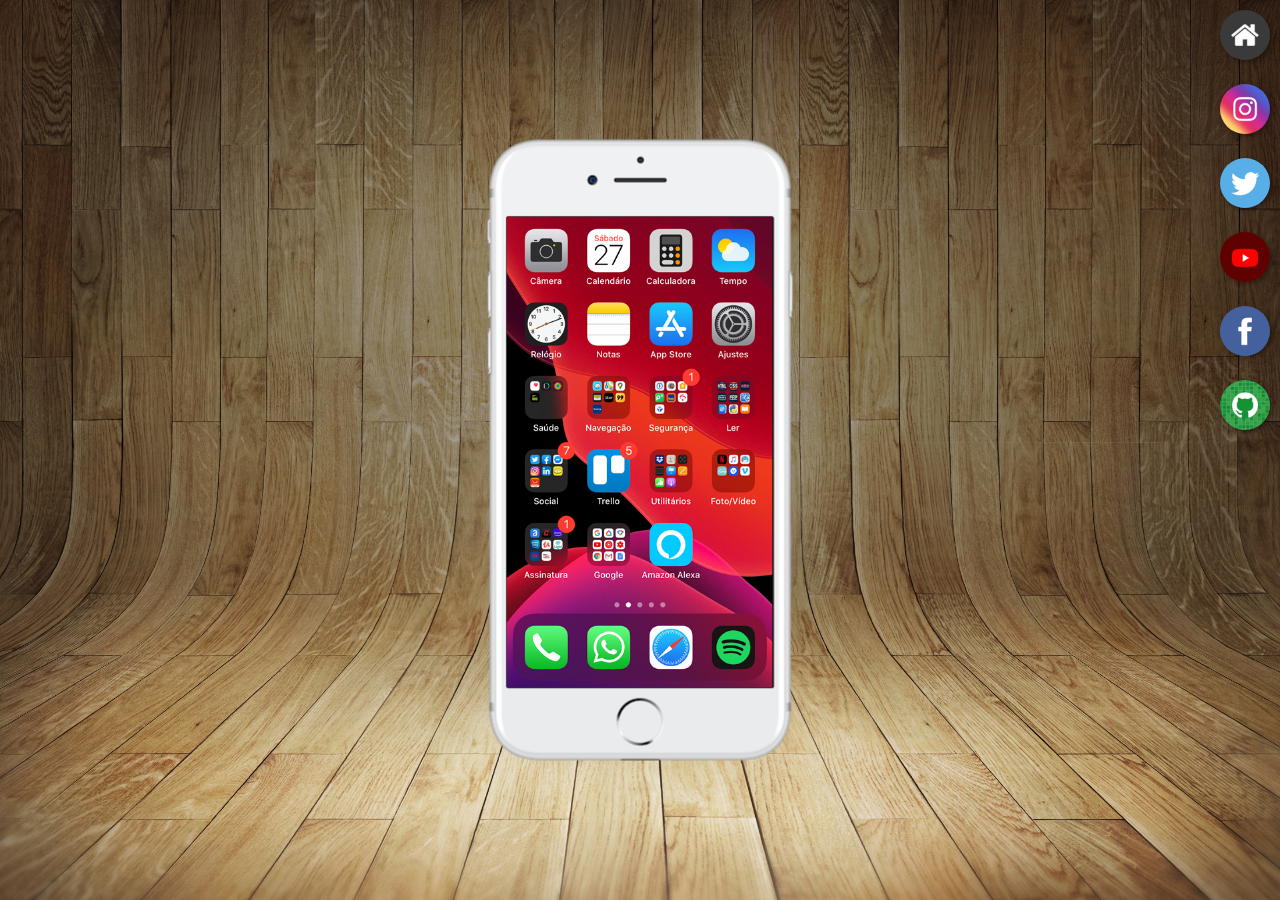
<file: index.html>
<!DOCTYPE html>
<html lang="pt-br">
<head>
    <meta charset="UTF-8">
    <meta http-equiv="X-UA-Compatible" content="IE=edge">
    <meta name="viewport" content="width=device-width, initial-scale=1.0">
    <title>Projeto Redes Sociais</title>
    <link rel="shortcut icon" href="favicon.ico" type="image/x-icon">
    <link rel="stylesheet" href="estilos/style.css">
    
</head>
<body>
    <main>
        <section id="telefone">
            <iframe src="home.html" name="tela" id="tela" frameborder="0">
                <p>Seu navegador não é compatível com esse recurso.</p>
            </iframe>
        </section>
        <section id="redes-sociais">
            <a href="home.html" target="tela"><img src="imagens/logo-home.jpg" alt="Home"></a> <br>
            <a href="instagram.html" target="tela"><img src="imagens/logo-instagram.jpg" alt="instagram"></a> <br>
            <a href="twitter.html" target="tela"><img src="imagens/logo-twitter.jpg" alt="Twitter"></a> <br>
            <a href="youtube.html" target="tela"><img src="imagens/logo-youtube.jpg" alt="Youtube"></a> <br>
            <a href="facebook.html" target="tela"><img src="imagens/logo-facebook.jpg" alt="Facebook"></a> <br>
            <a href="github.html" target="tela"><img src="imagens/logo-github.jpg" alt="Github"></a>
        </section>
    </main>
</body>
</html>
</file>
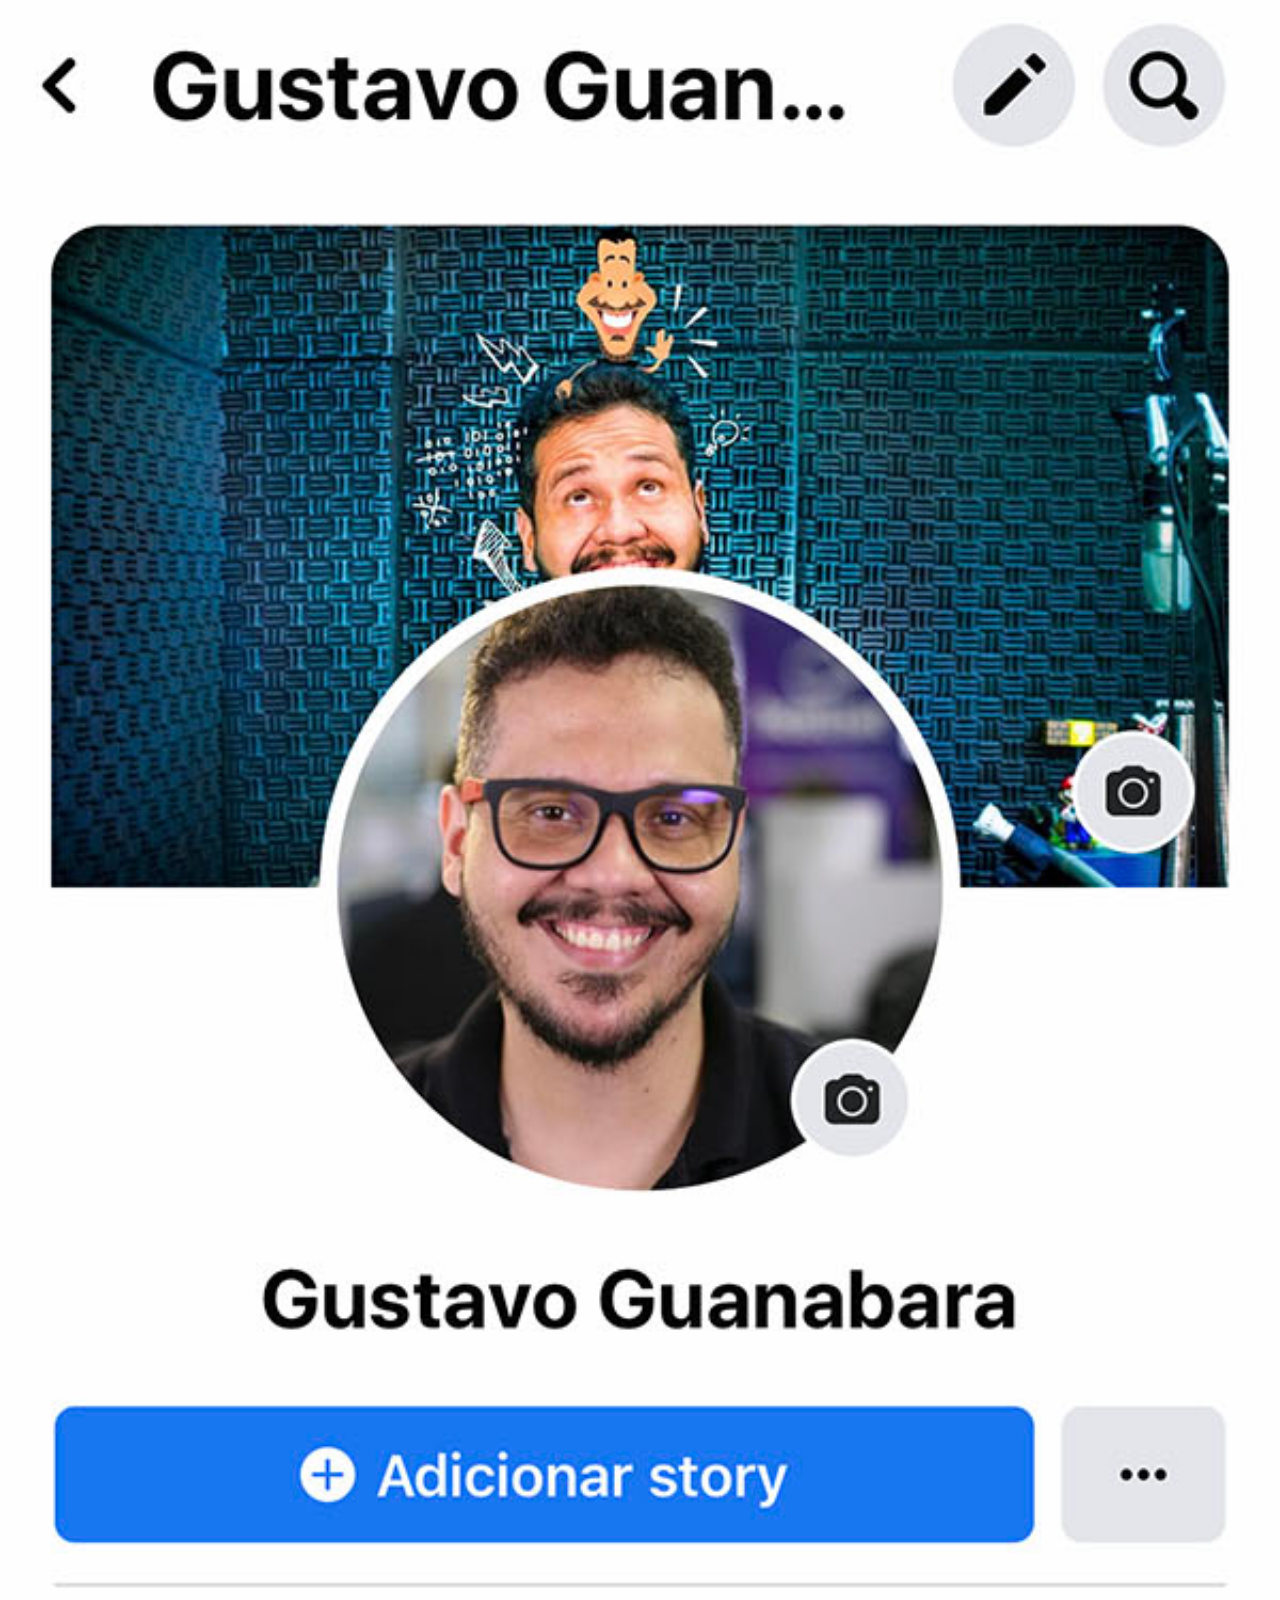
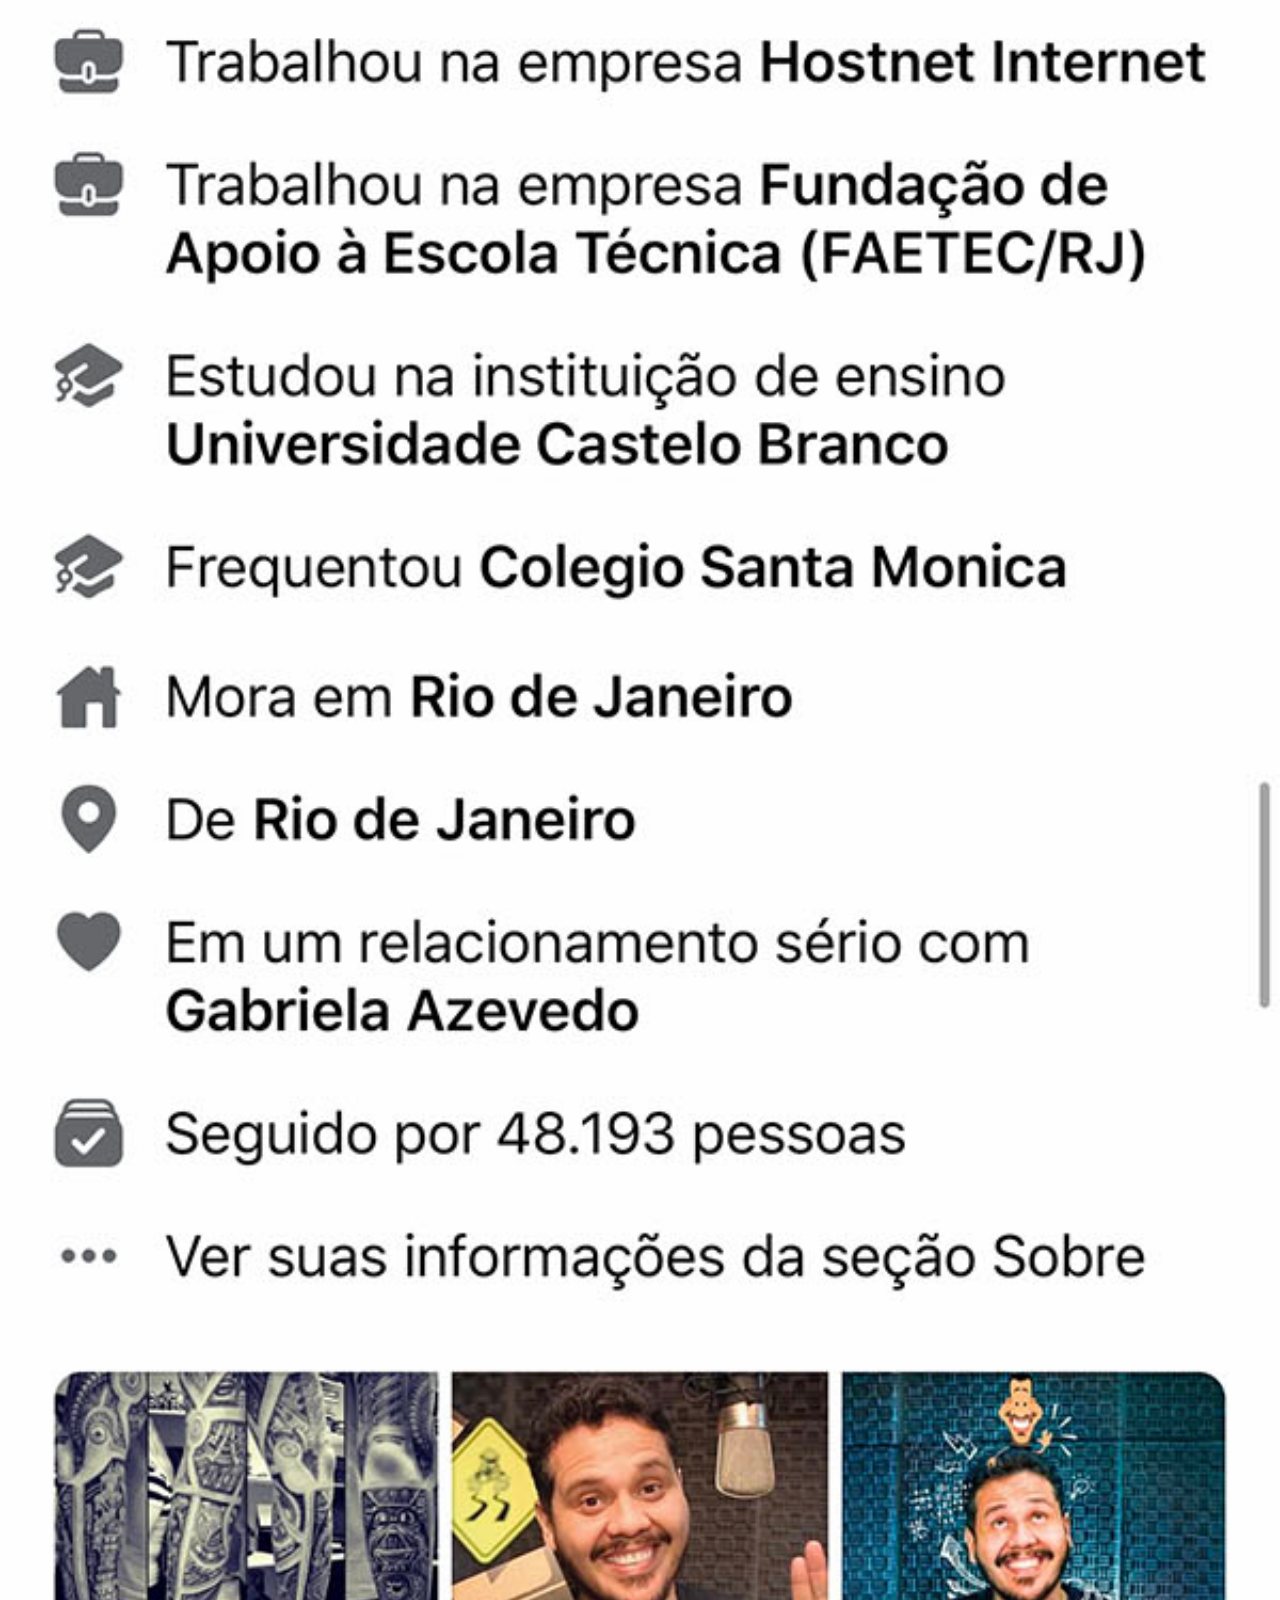
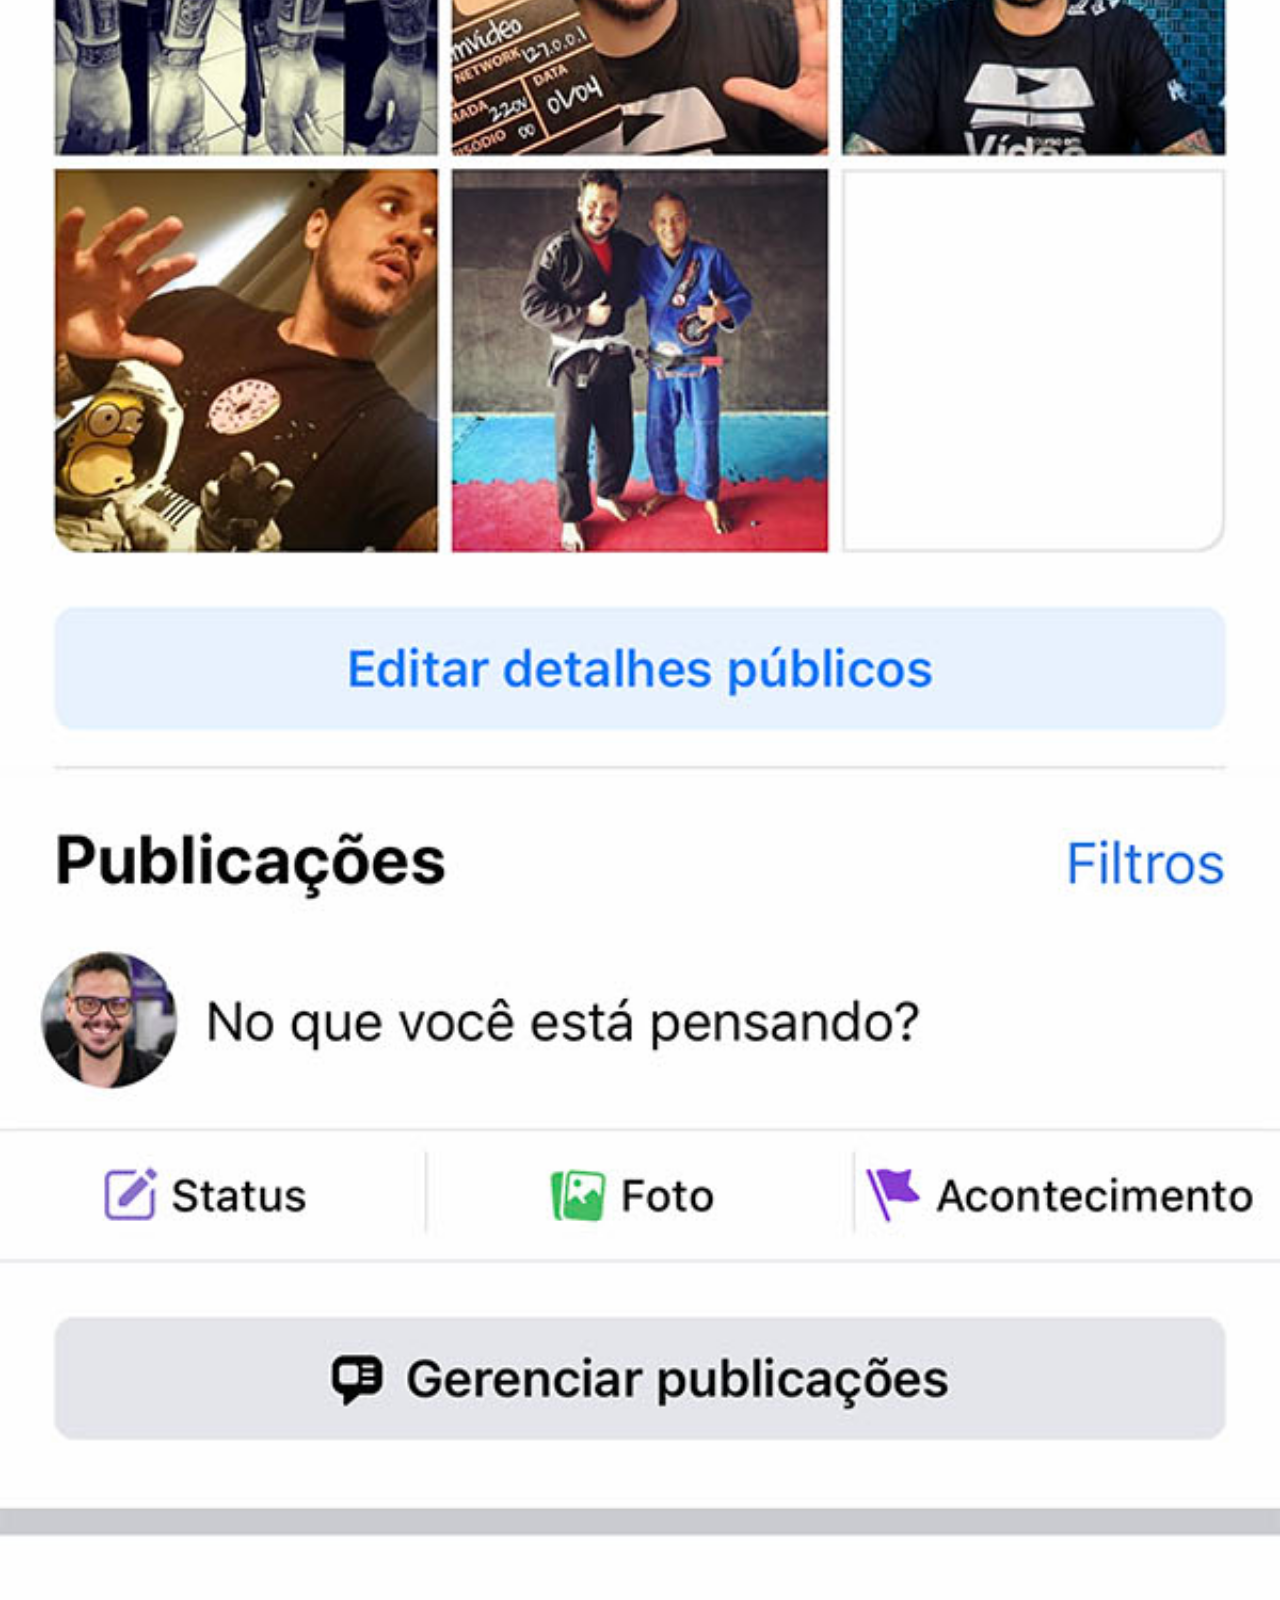
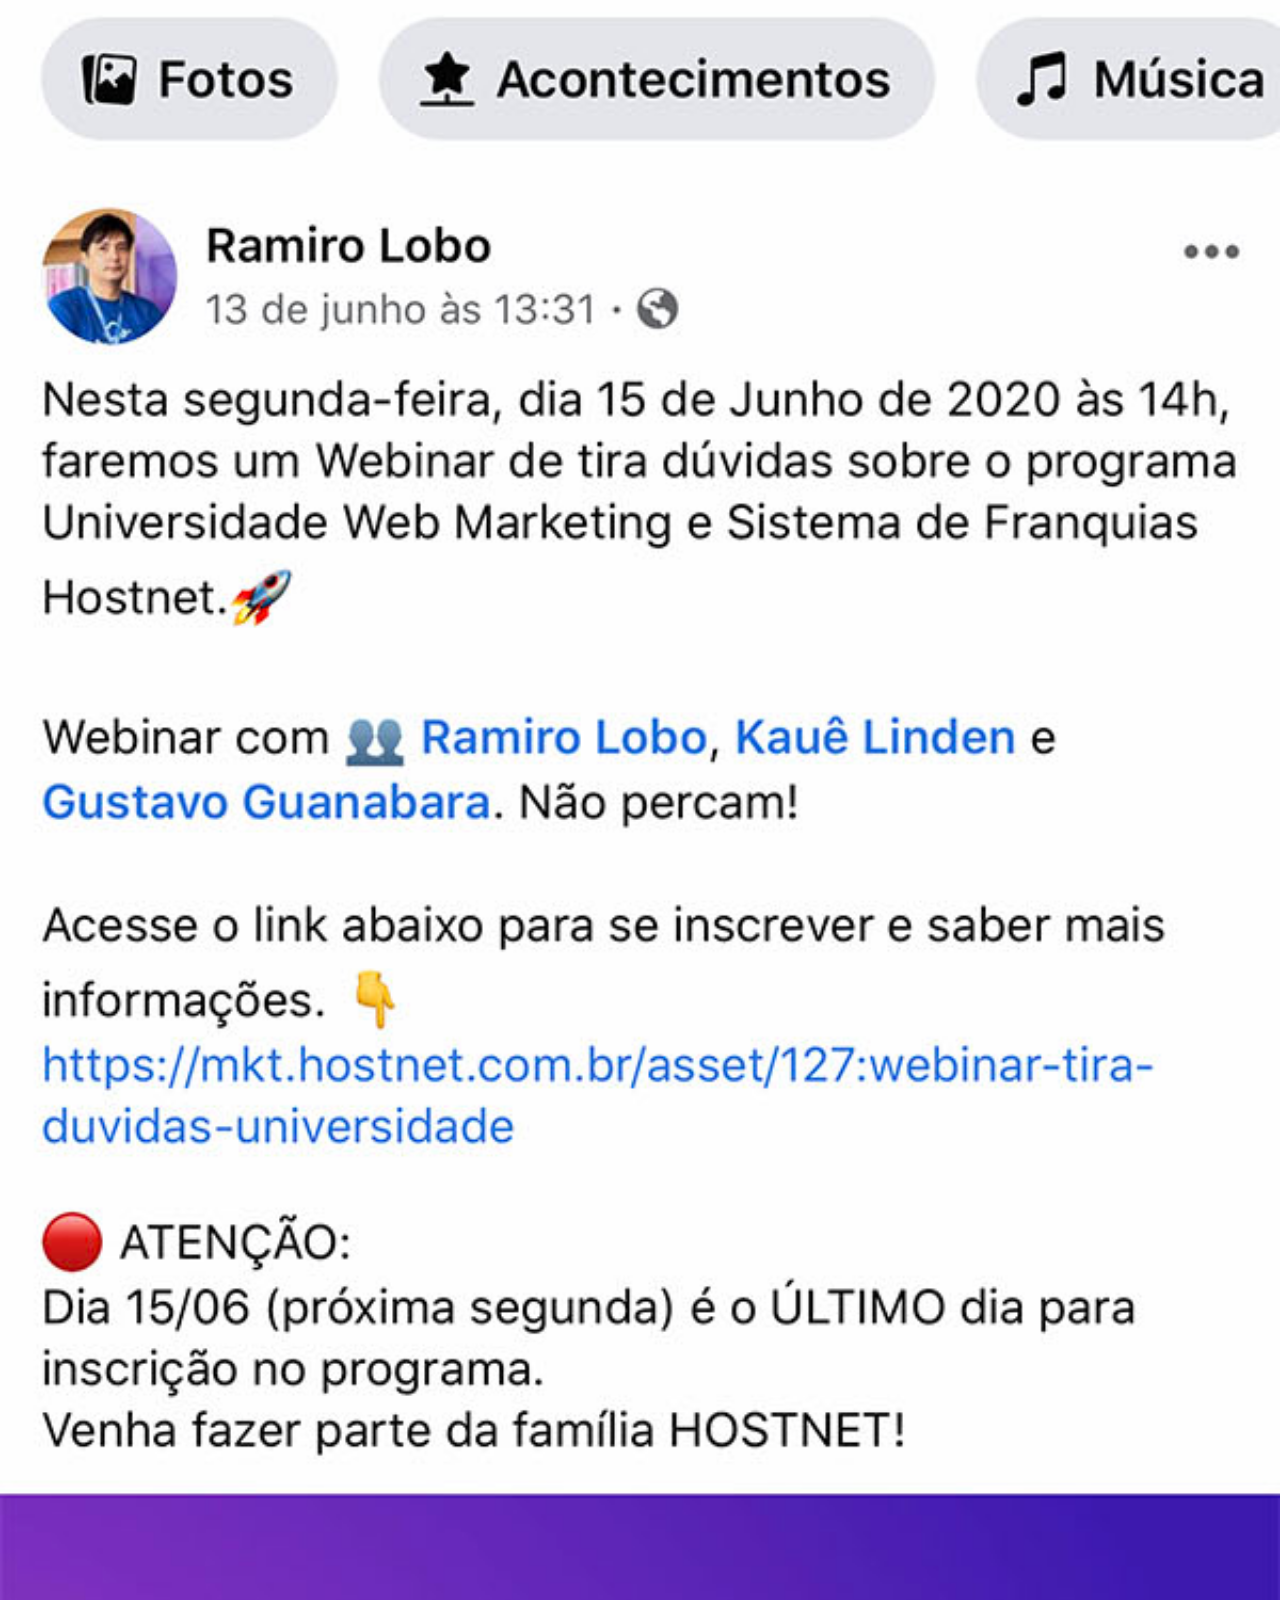
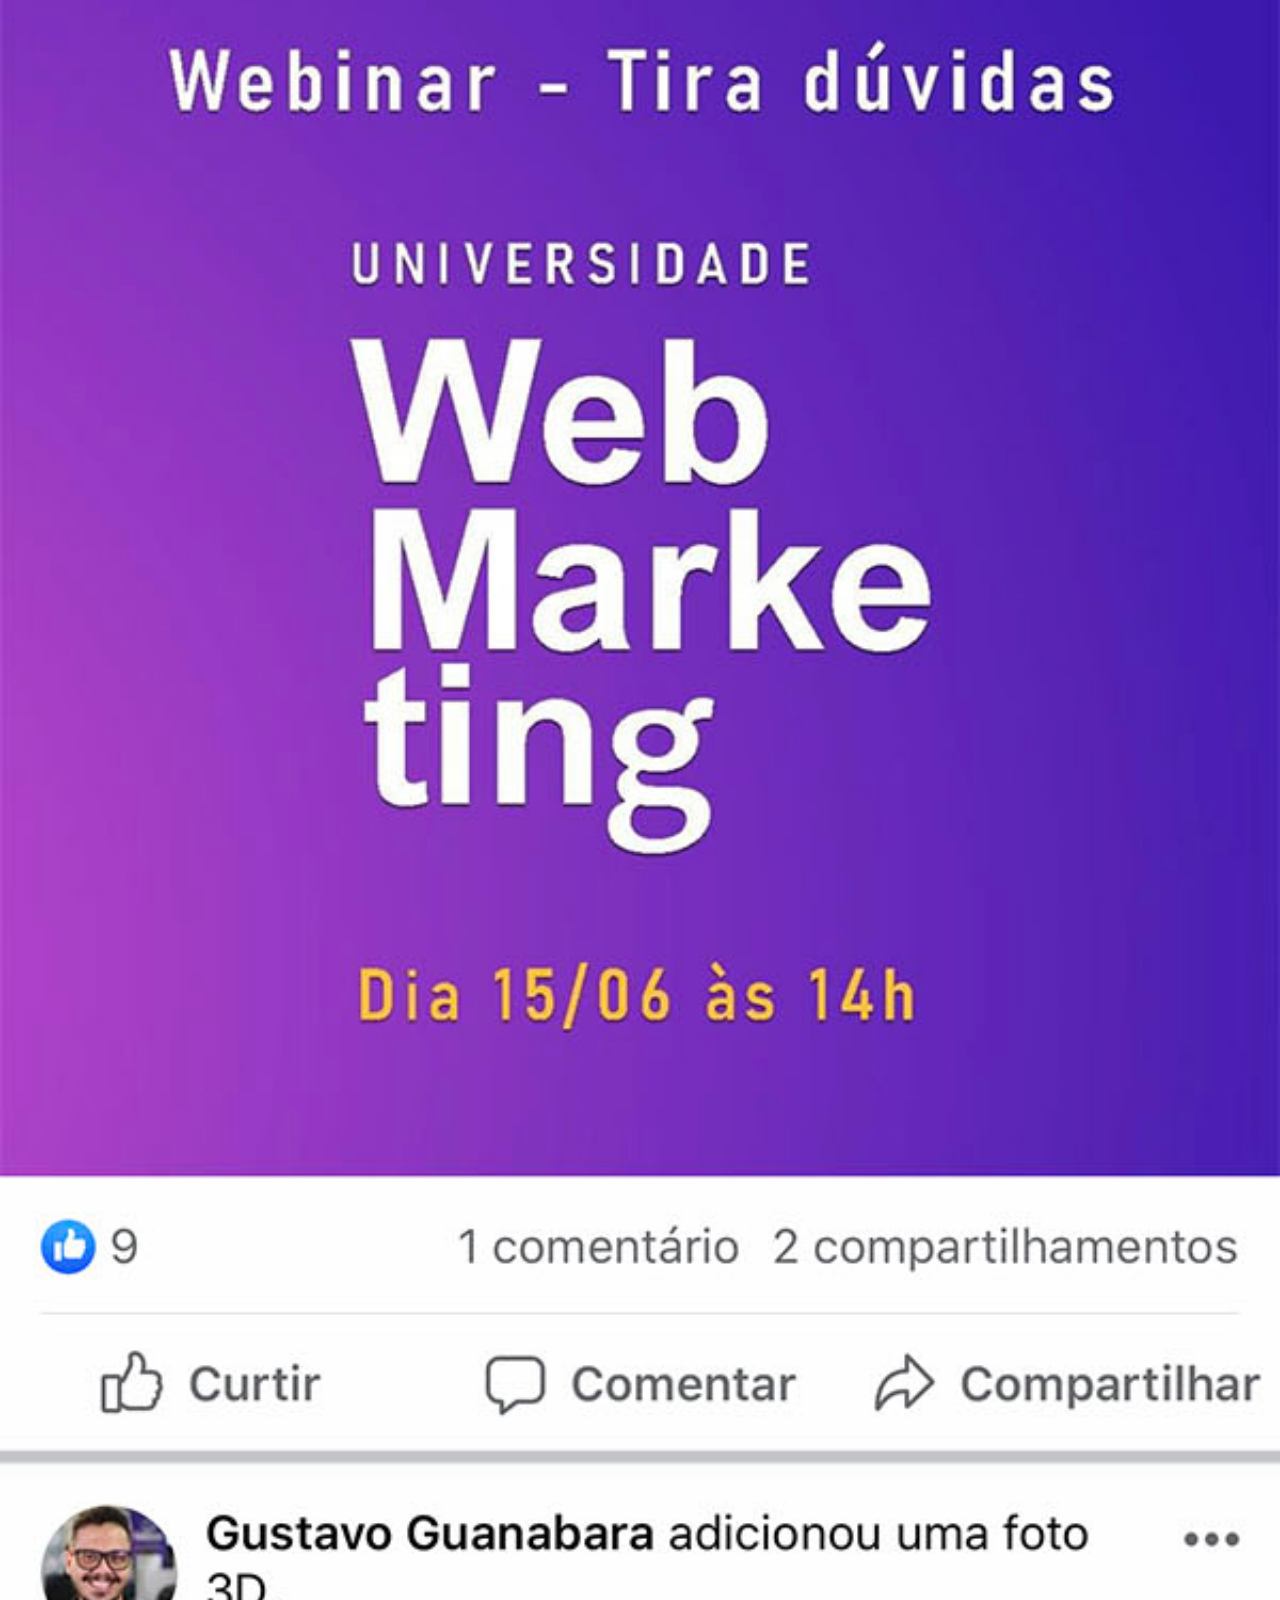
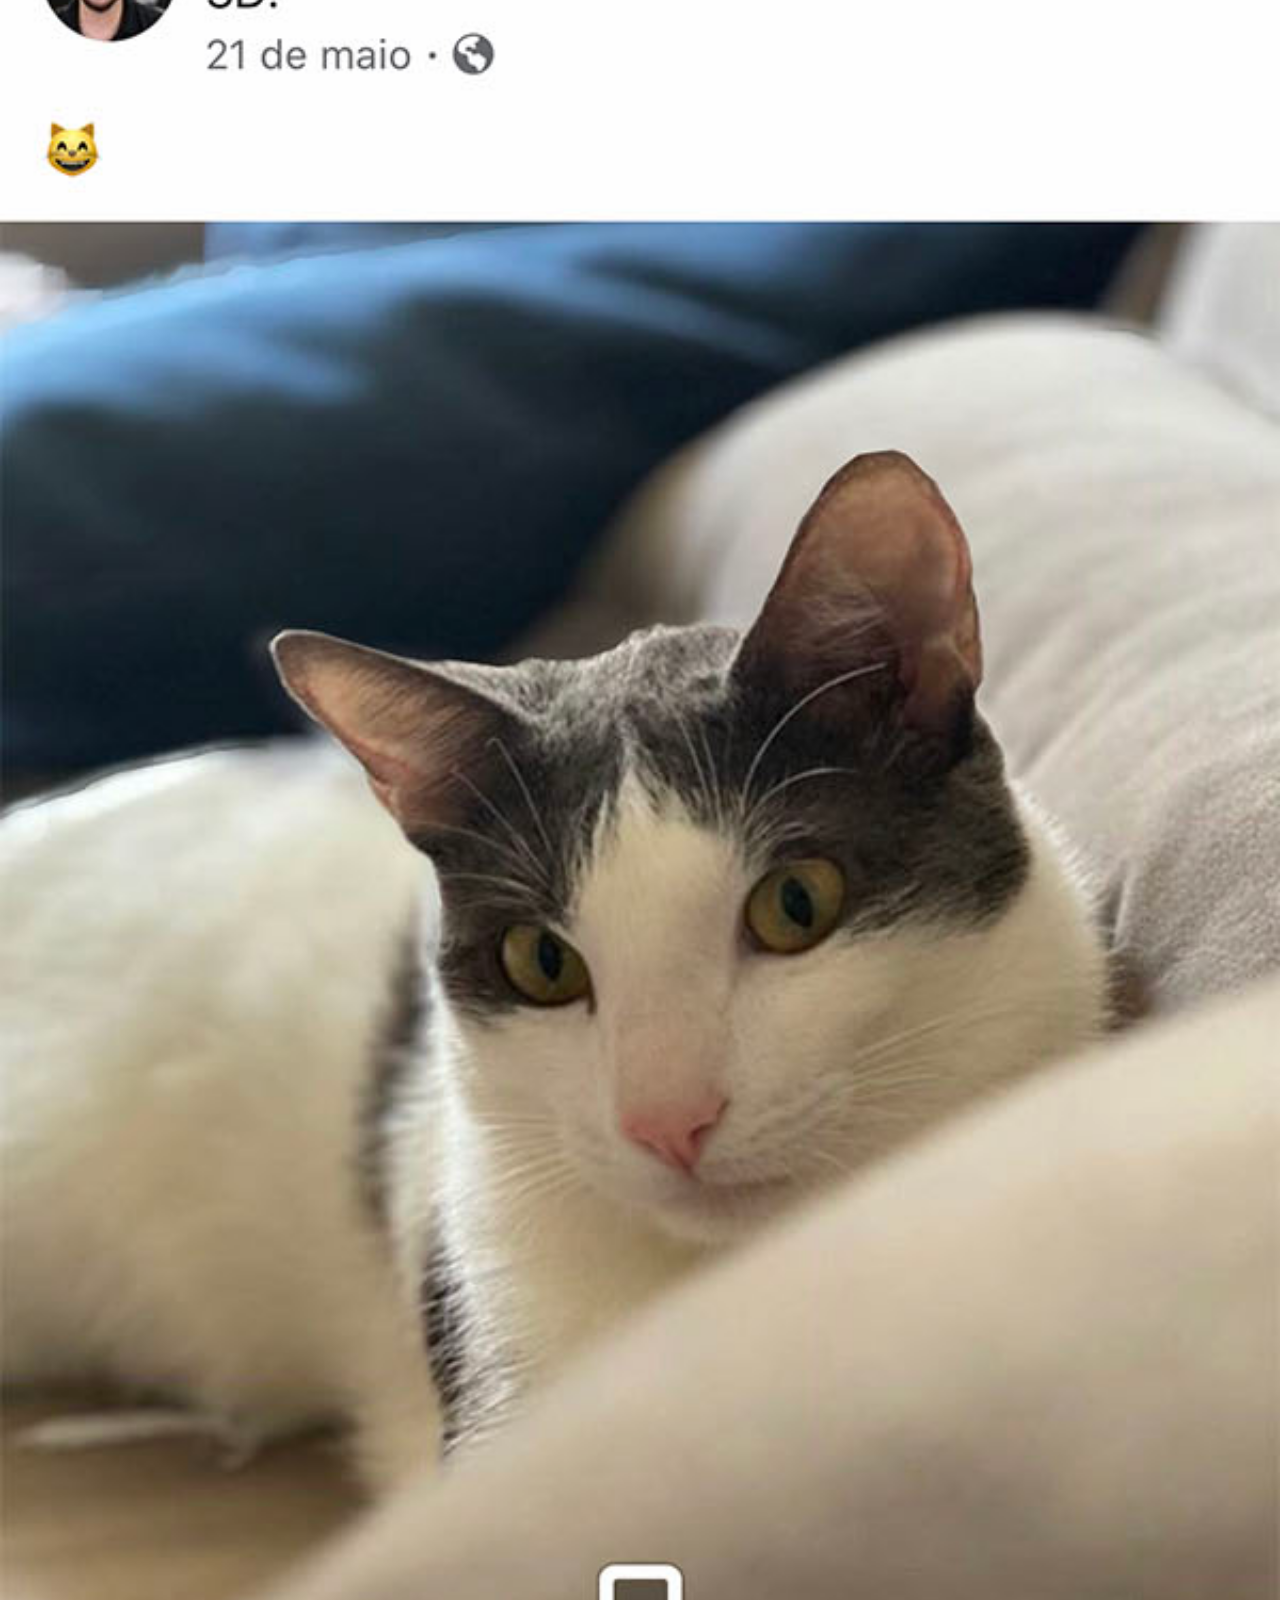
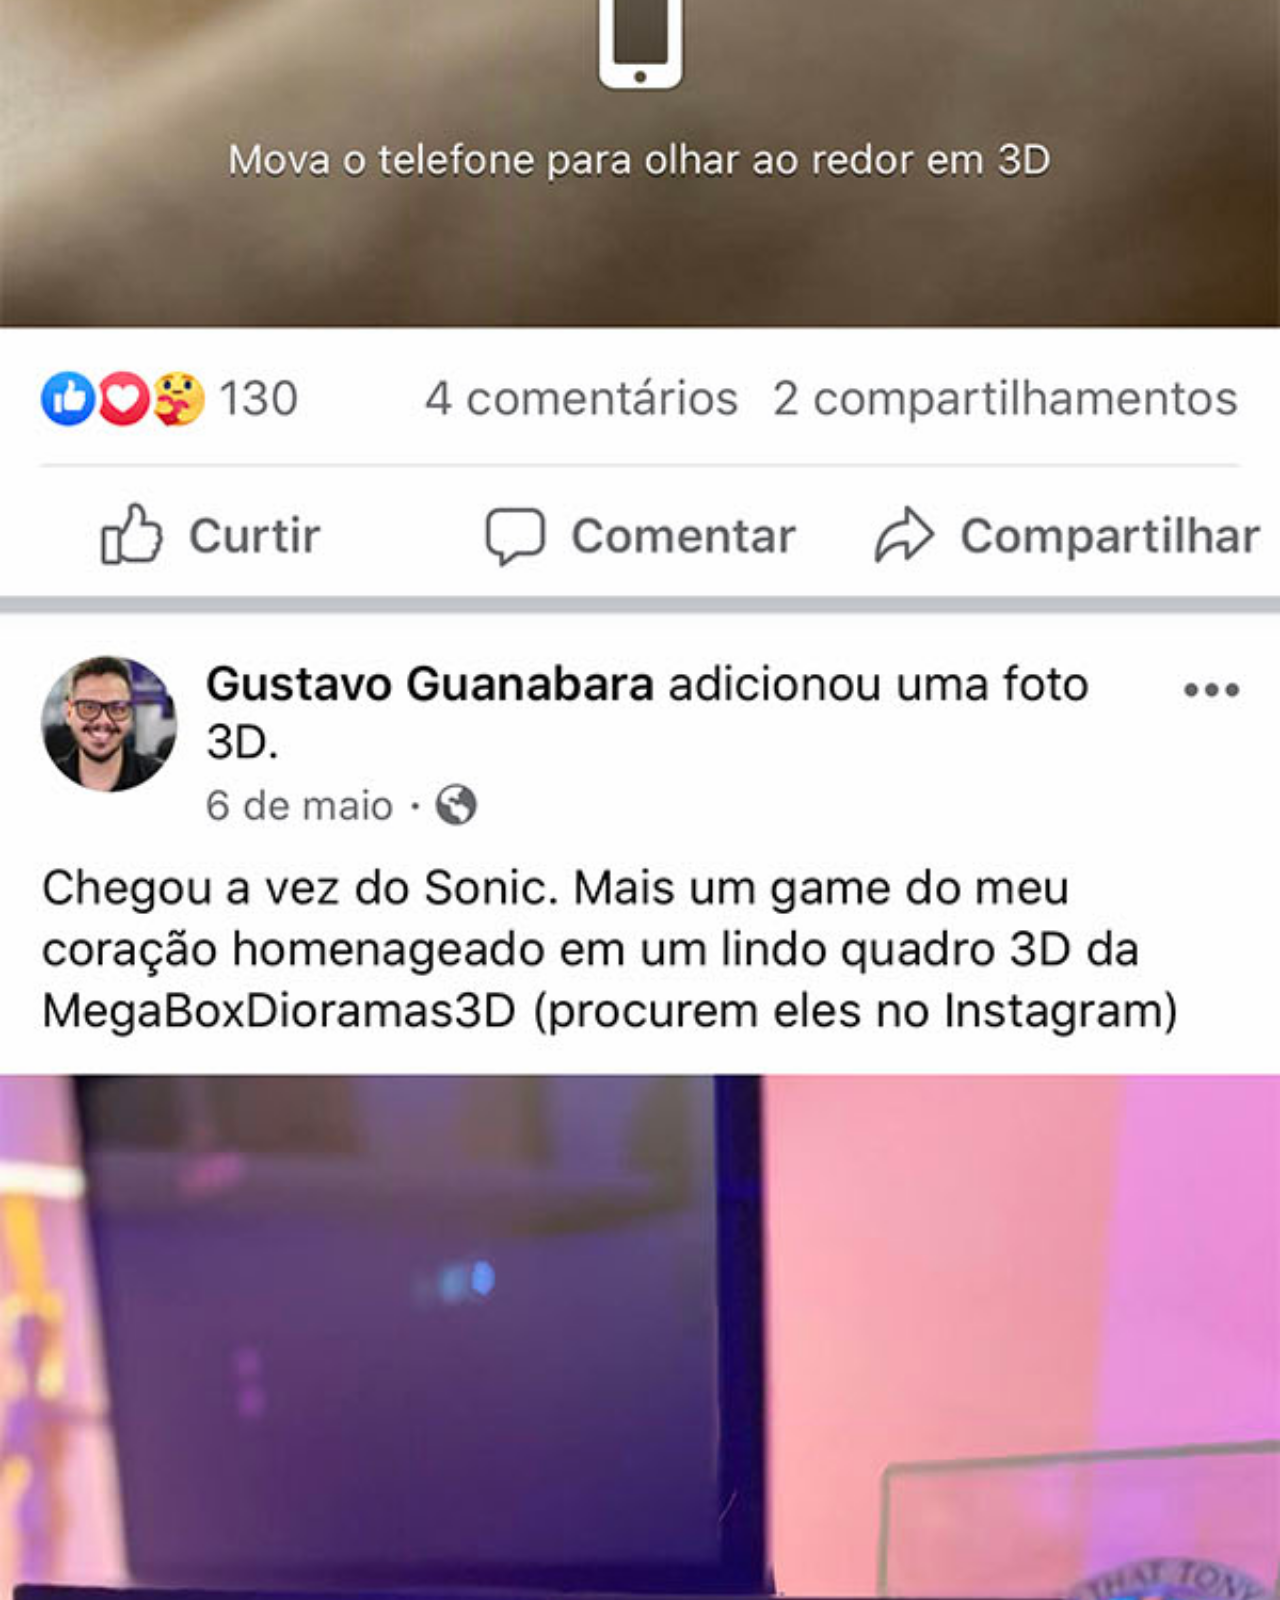
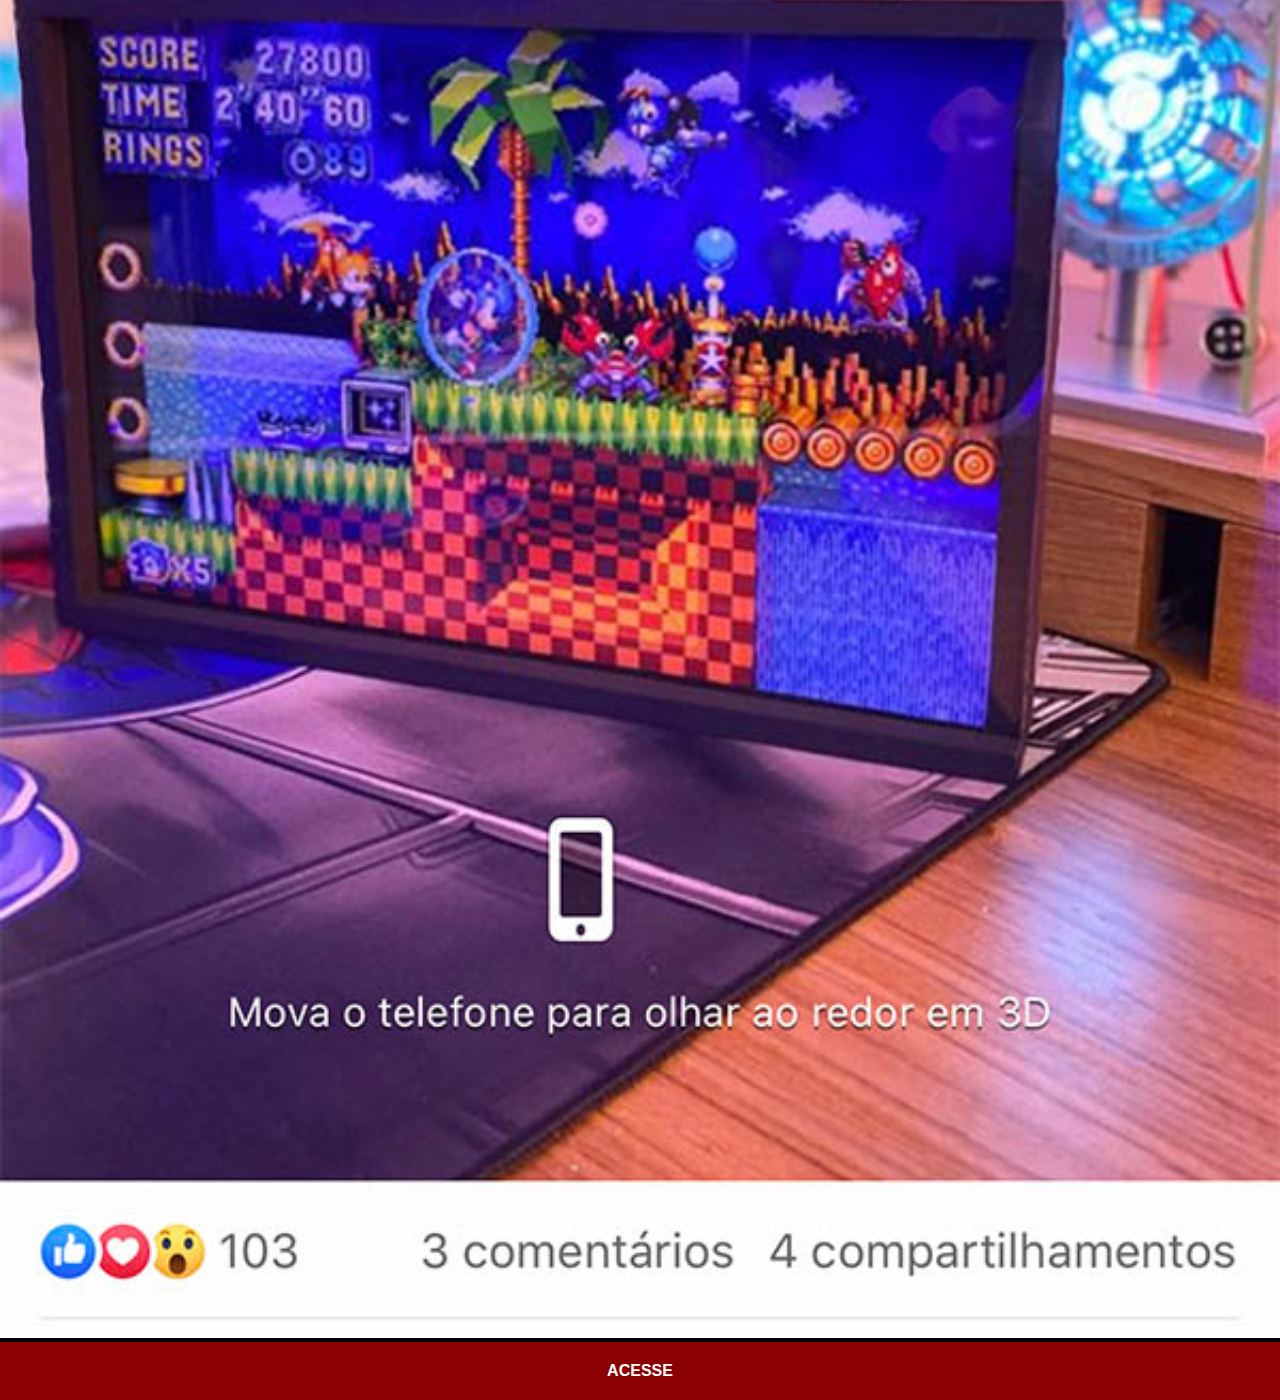
<file: facebook.html>
<!DOCTYPE html>
<html lang="pt-br">
<head>
    <meta charset="UTF-8">
    <meta http-equiv="X-UA-Compatible" content="IE=edge">
    <meta name="viewport" content="width=device-width, initial-scale=1.0">
    <title>facebook</title>
    <link rel="stylesheet" href="estilos/socials.css">
</head>
<body>
    <img src="imagens/tela-facebook.jpg" alt="Facebook">
    <a href="facebook.html">ACESSE</a>
</body>
</html>
</file>
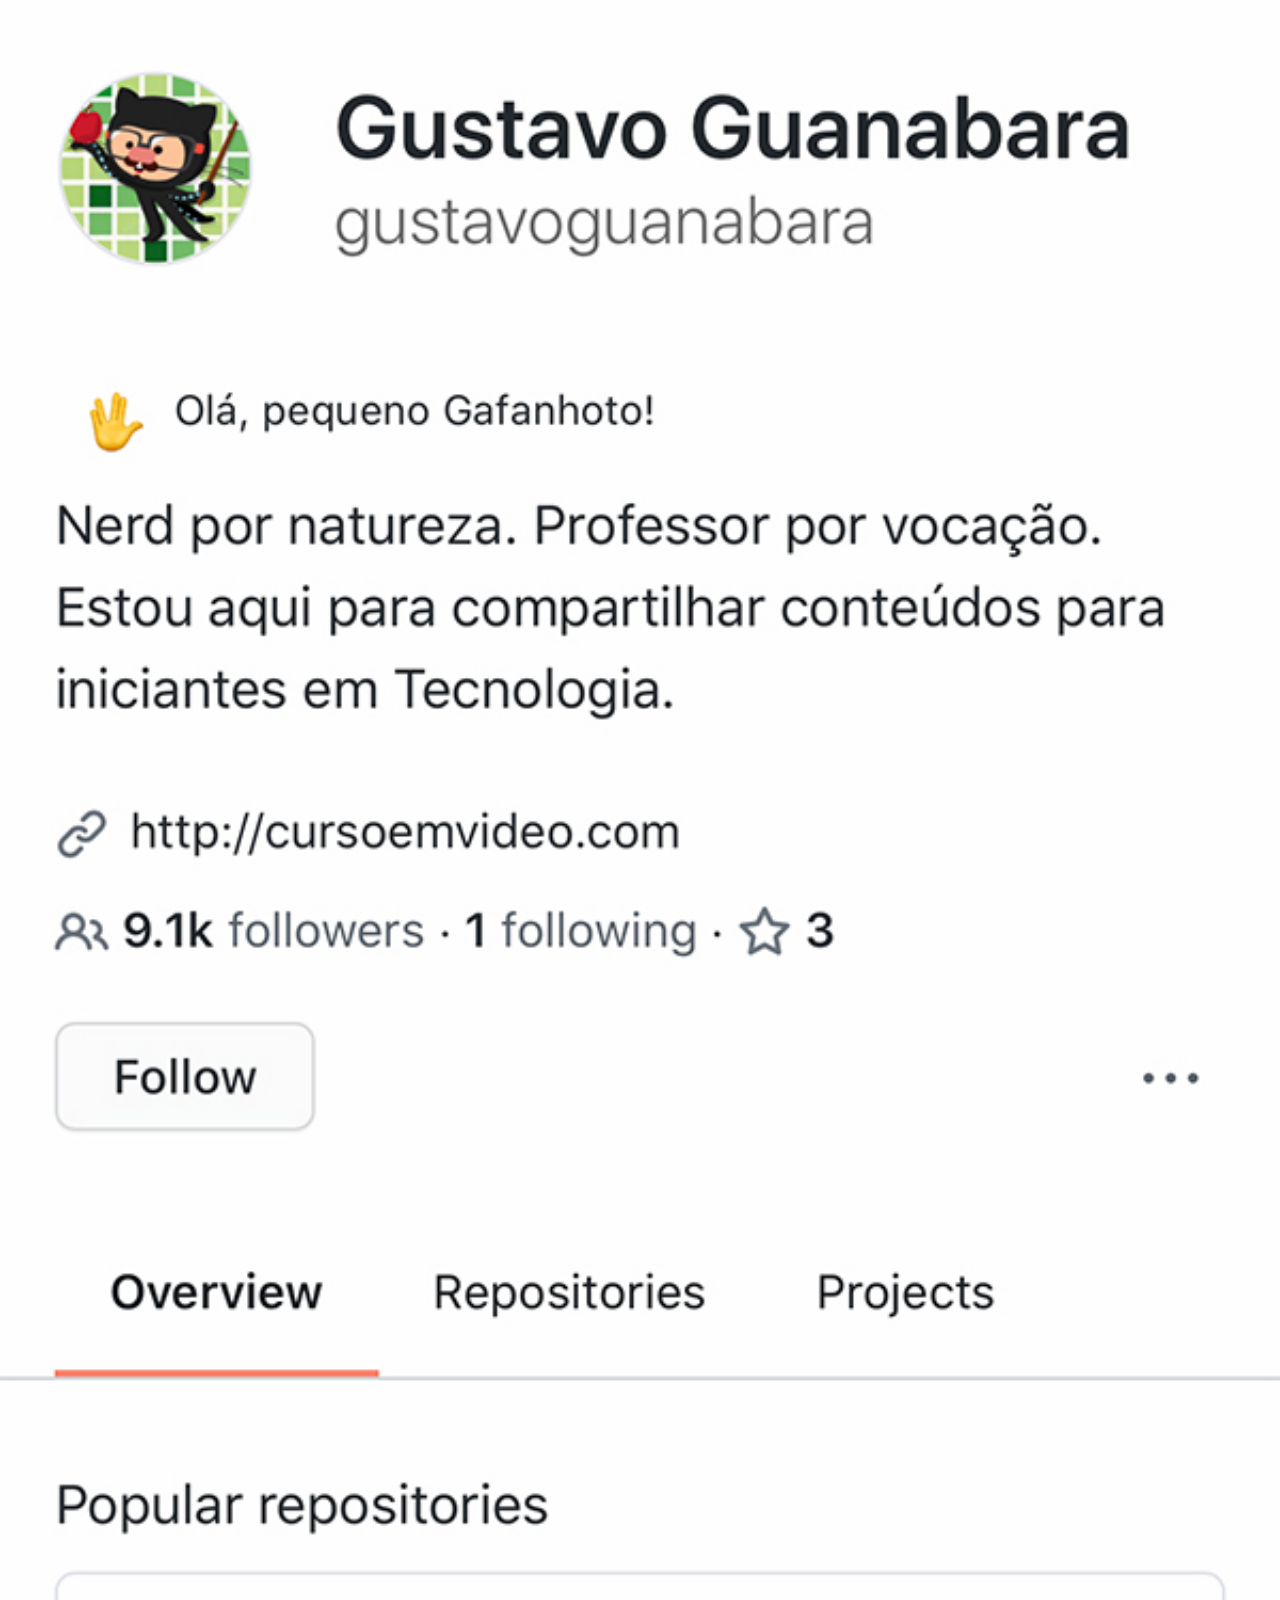
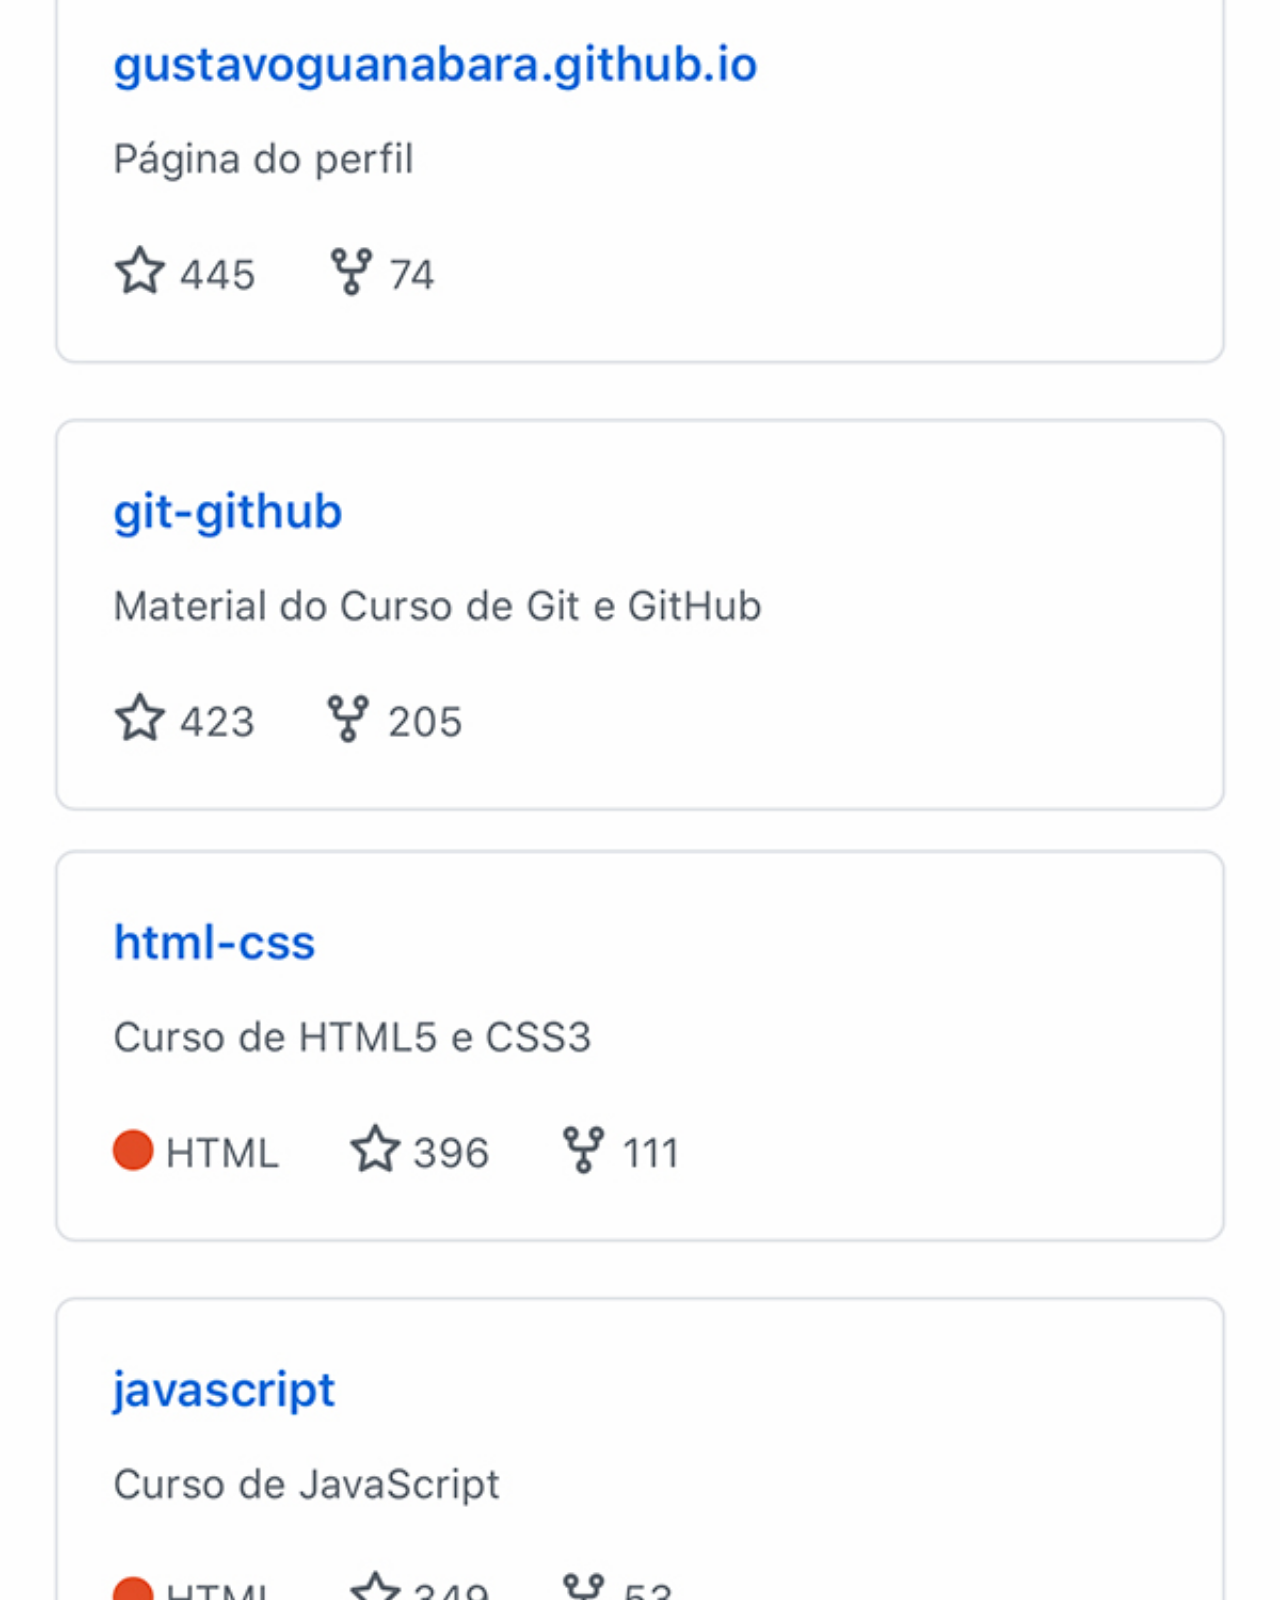
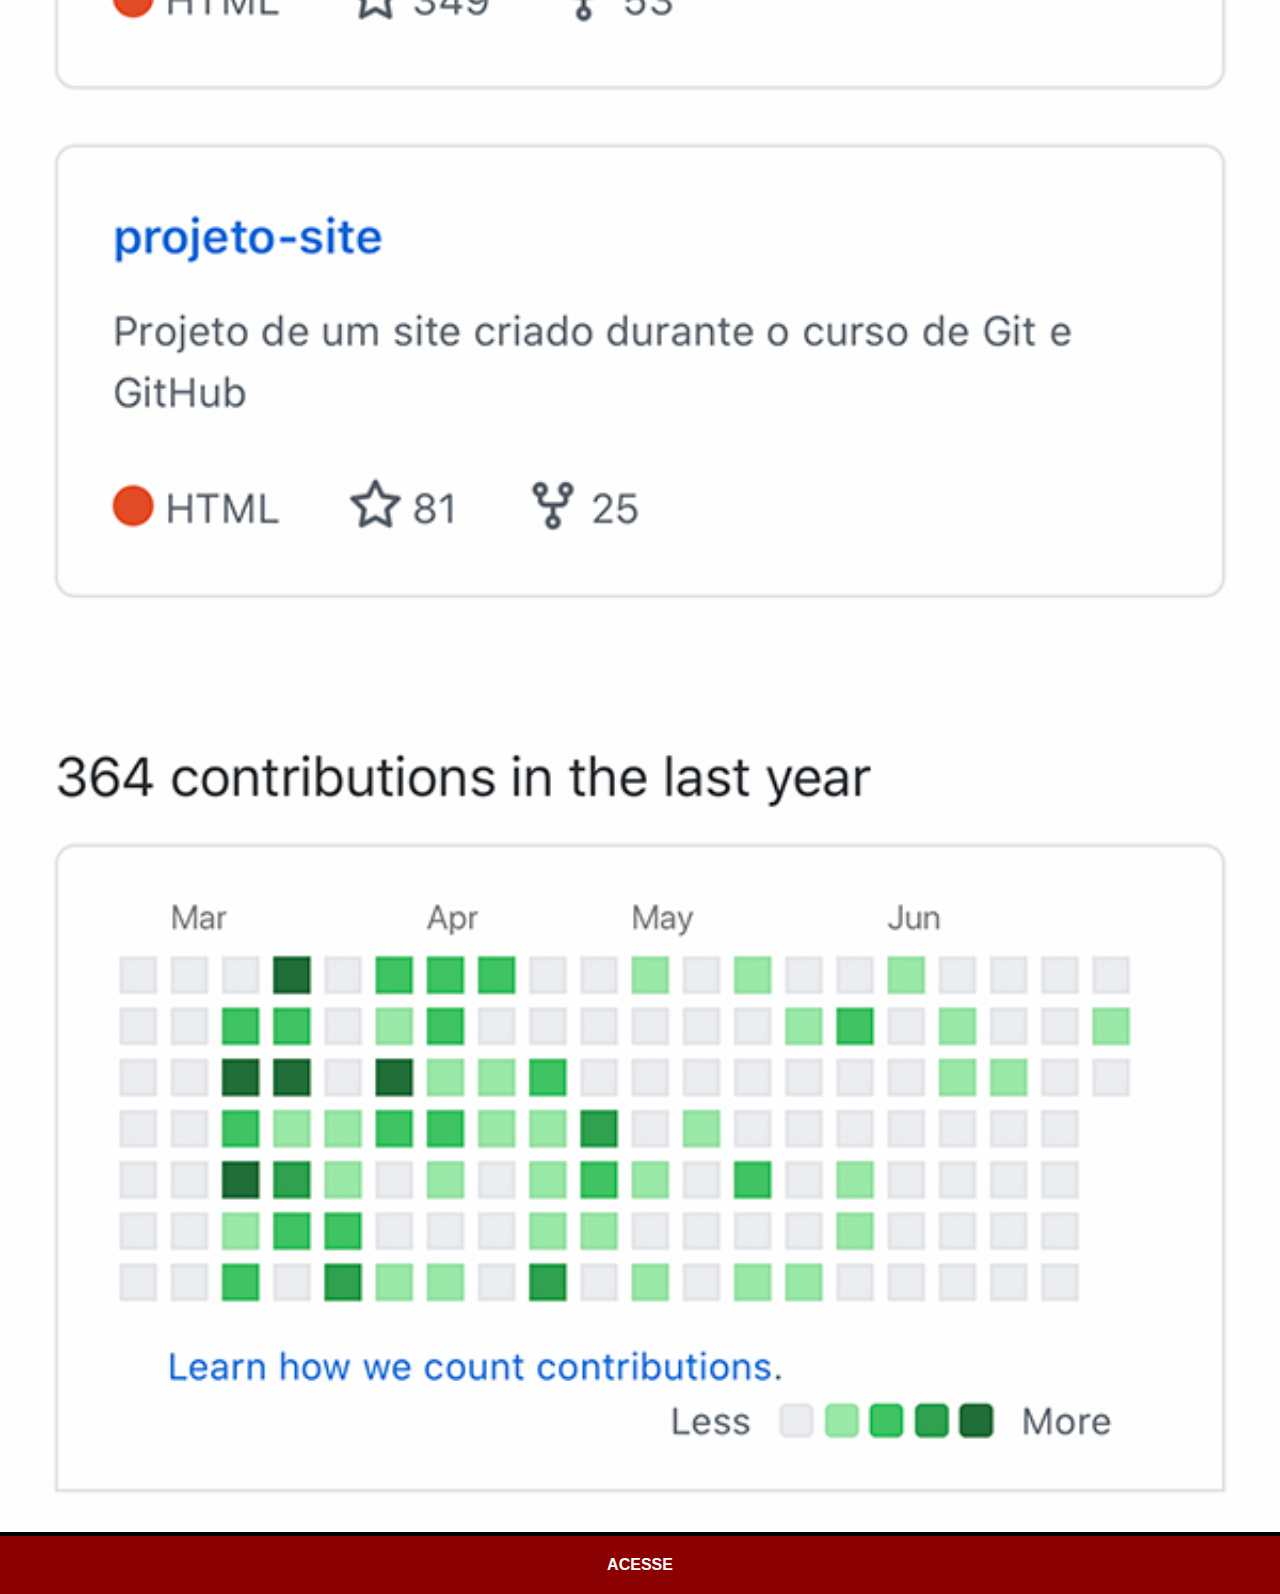
<file: github.html>
<!DOCTYPE html>
<html lang="pt-br">
<head>
    <meta charset="UTF-8">
    <meta http-equiv="X-UA-Compatible" content="IE=edge">
    <meta name="viewport" content="width=device-width, initial-scale=1.0">
    <title>Github</title>
    <link rel="stylesheet" href="estilos/socials.css">
</head>
<body>
    <img src="imagens/tela-github.jpg" alt="Github">
    <a href="https://github.com/">ACESSE</a>
</body>
</html>
</file>
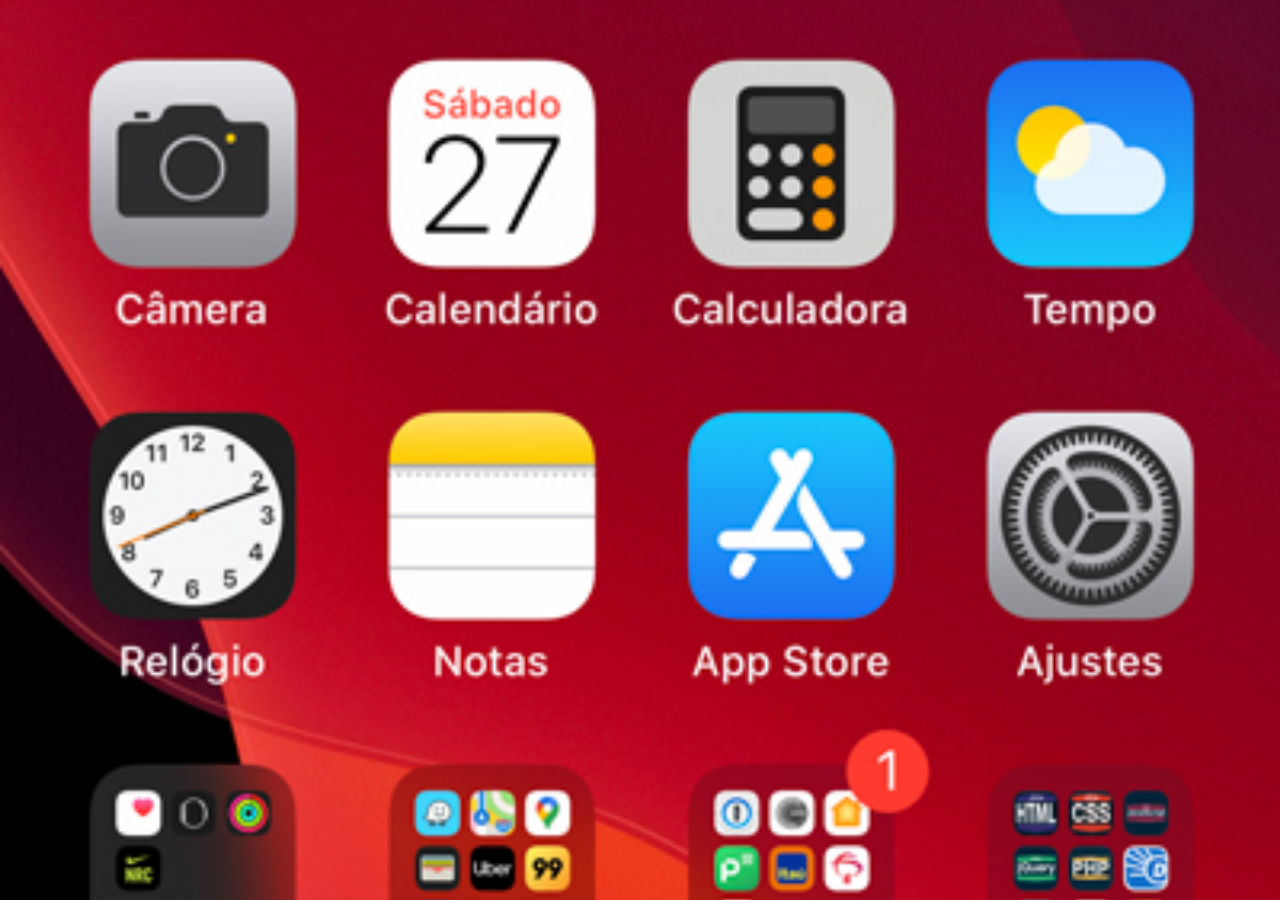
<file: home.html>
<!DOCTYPE html>
<html lang="pt-br">
<head>
    <meta charset="UTF-8">
    <meta http-equiv="X-UA-Compatible" content="IE=edge">
    <meta name="viewport" content="width=device-width, initial-scale=1.0">
    <title>Home</title>
</head>
<style>
    *{
        margin: 0px;
        padding: 0px;
    }

    body{
        width: 100vw;
        height: 100vh;
        background: black url('imagens/tela-home.jpg') no-repeat top center;
        background-size: cover;
    }
</style>
<body>
    
</body>
</html>
</file>
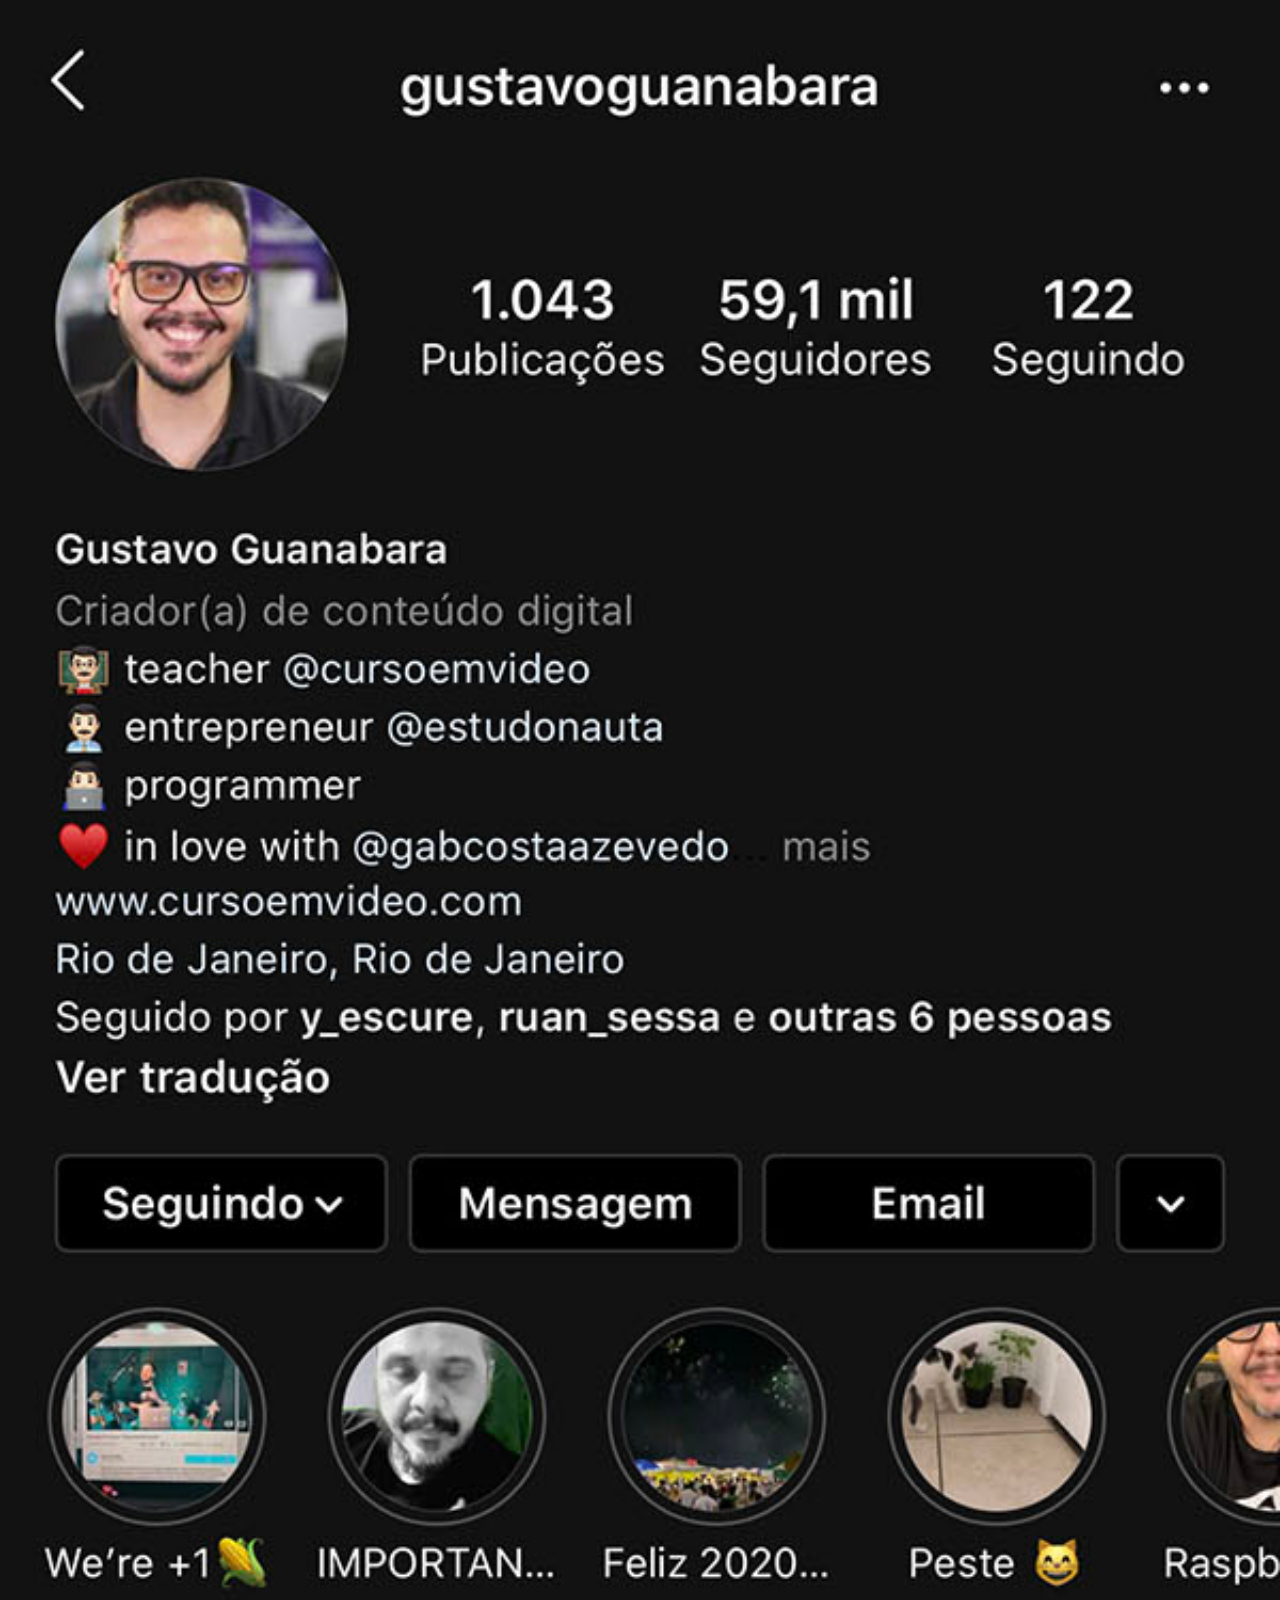
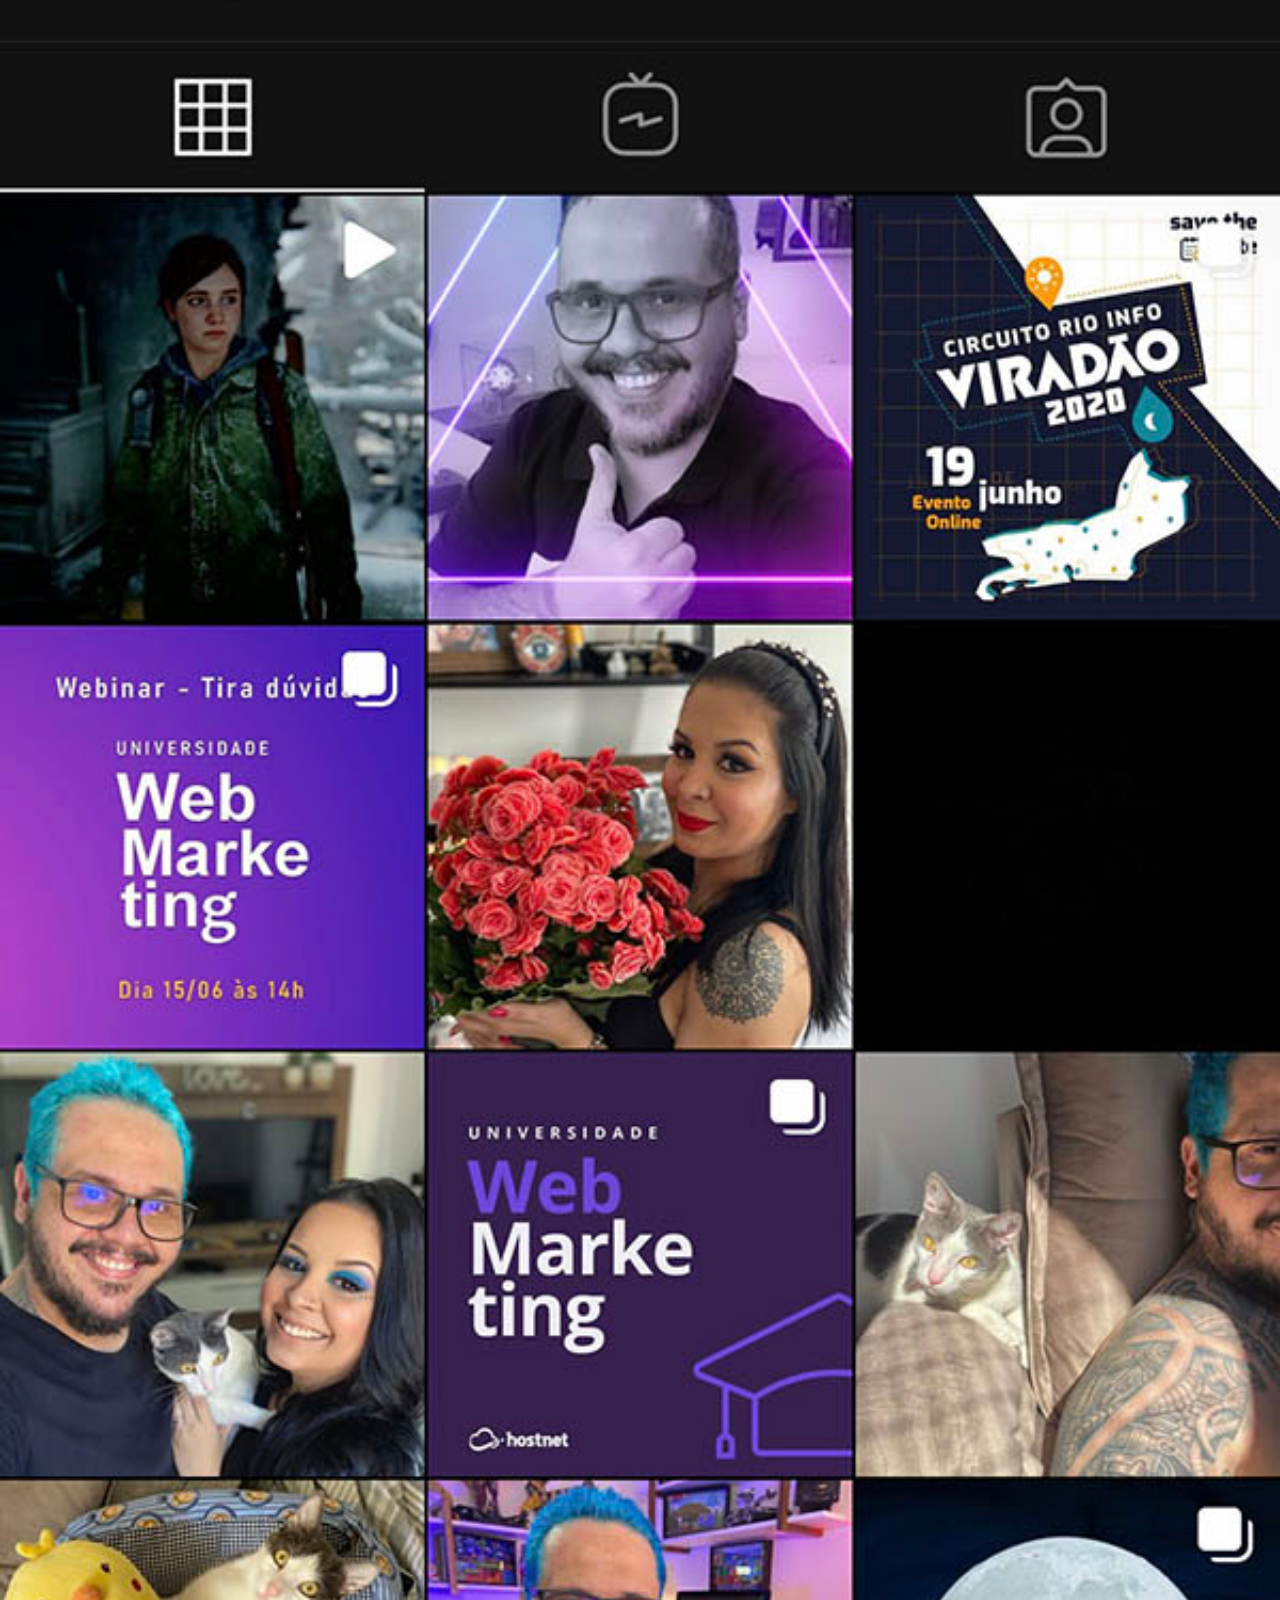
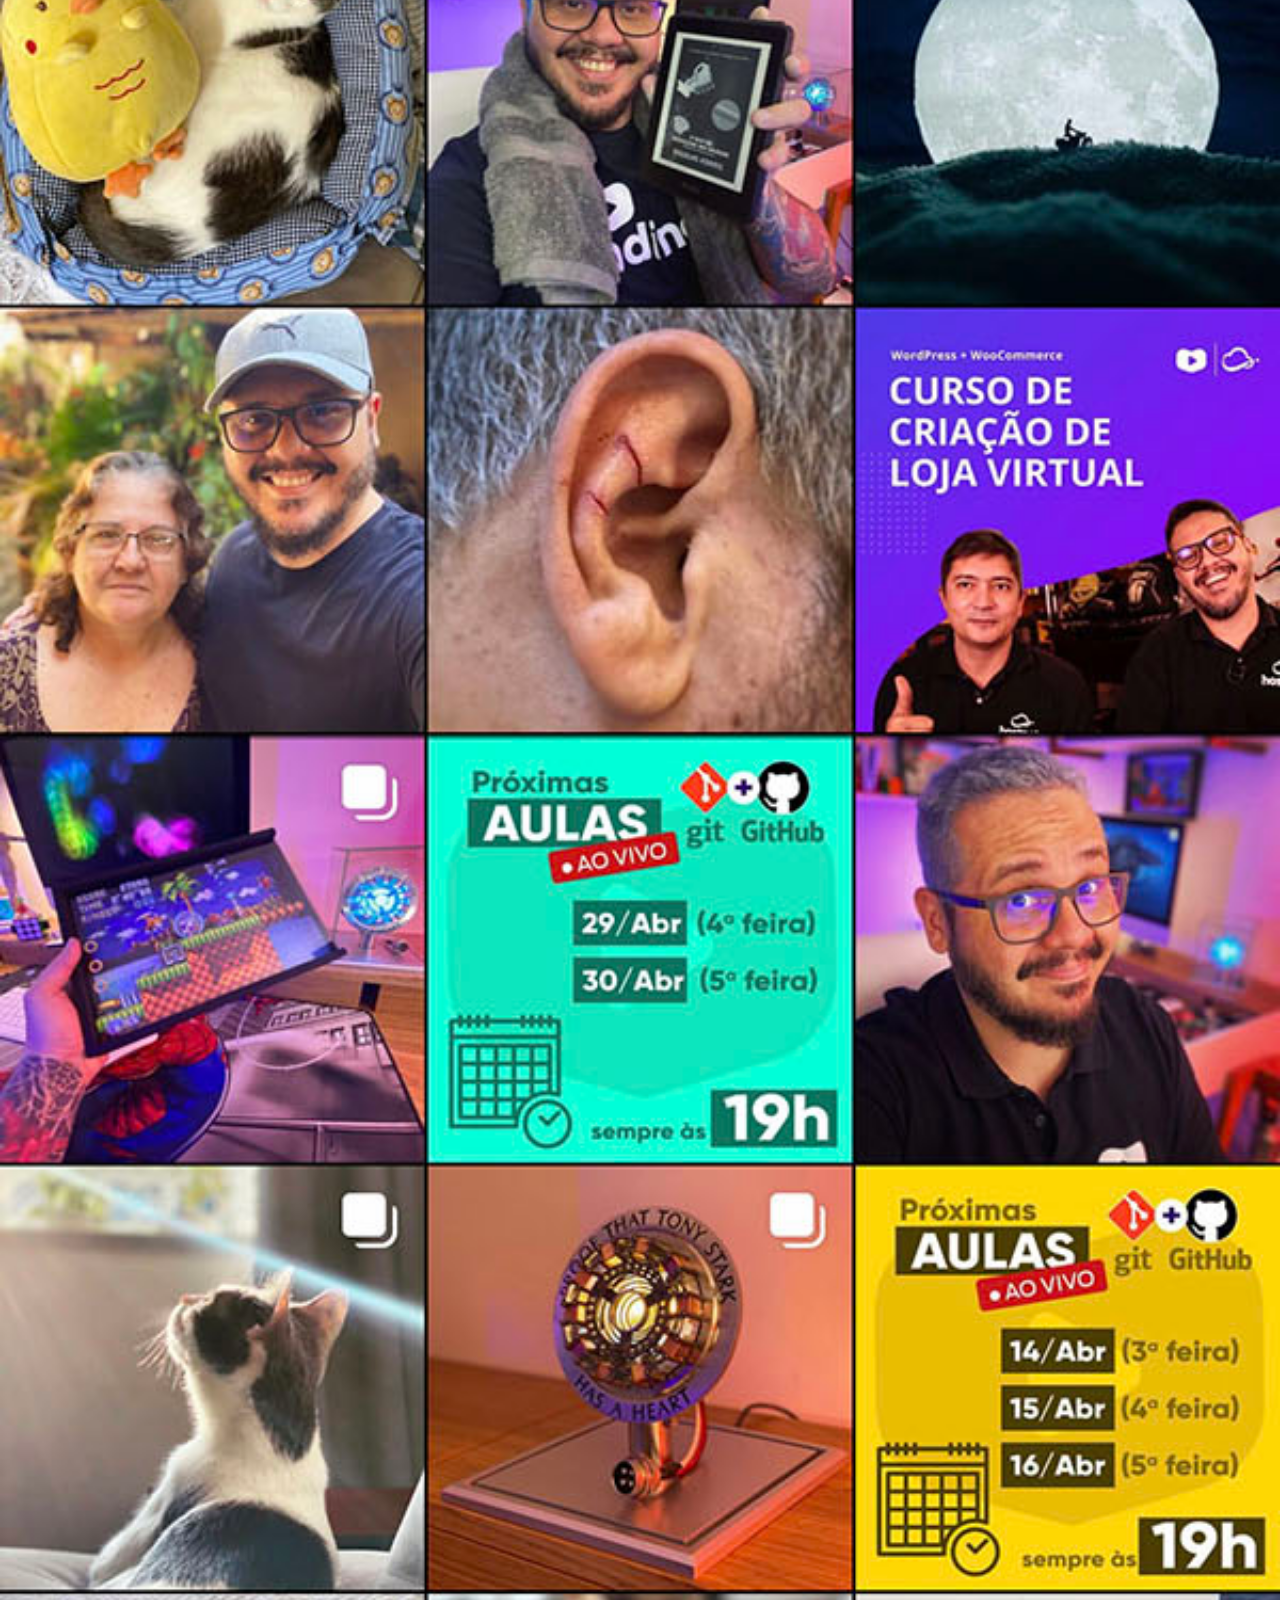
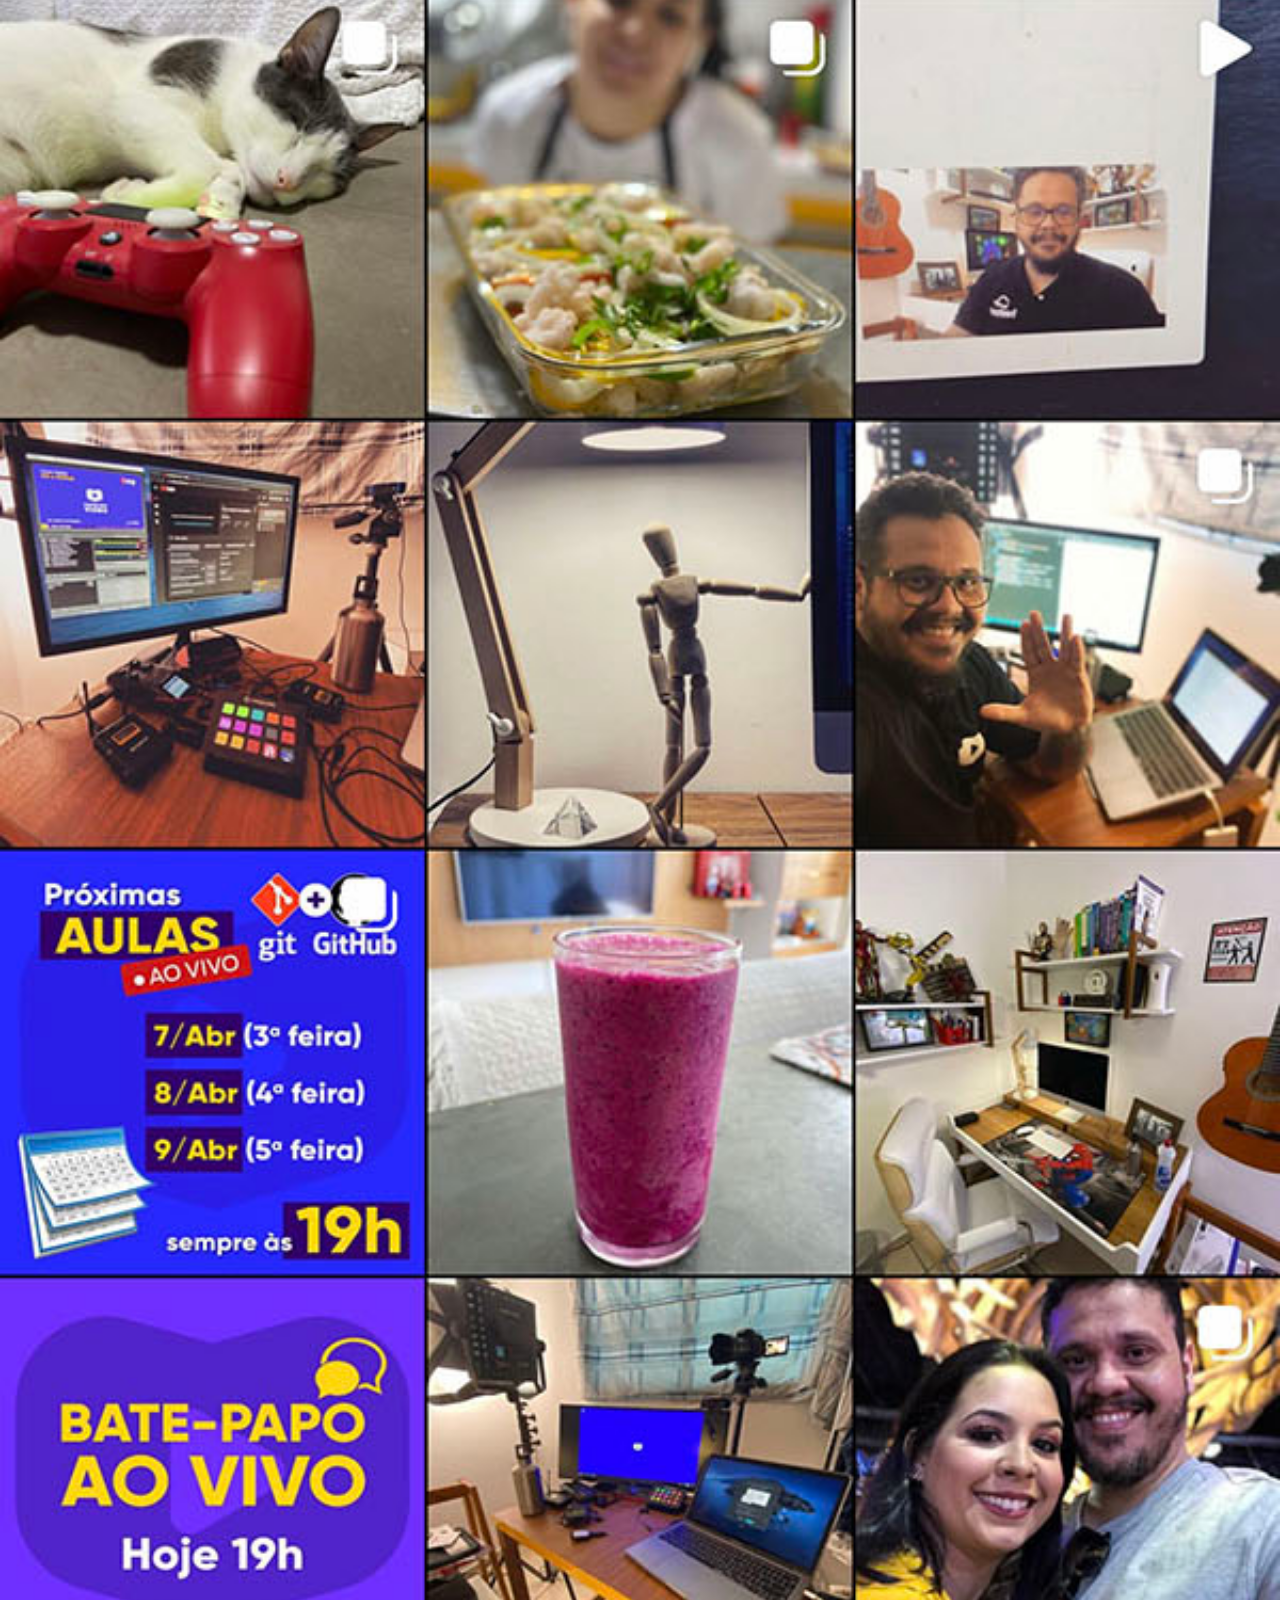
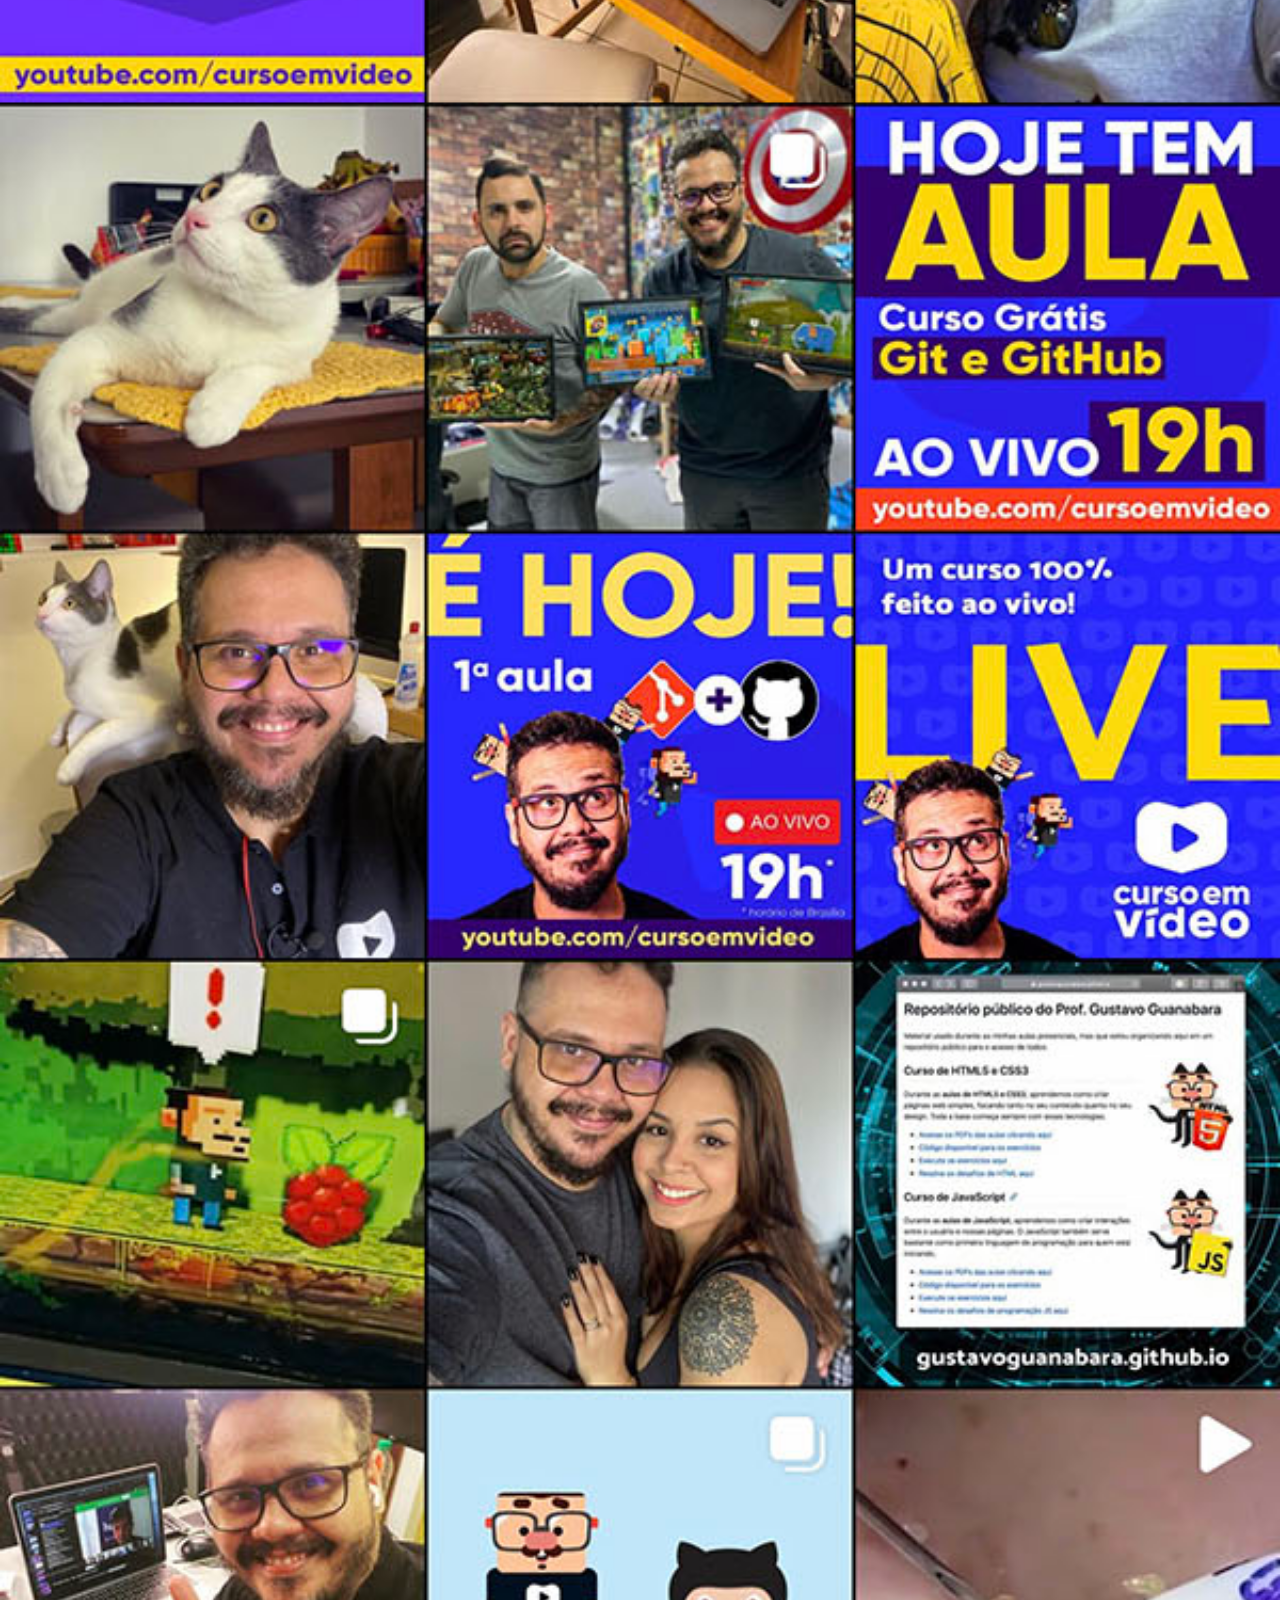
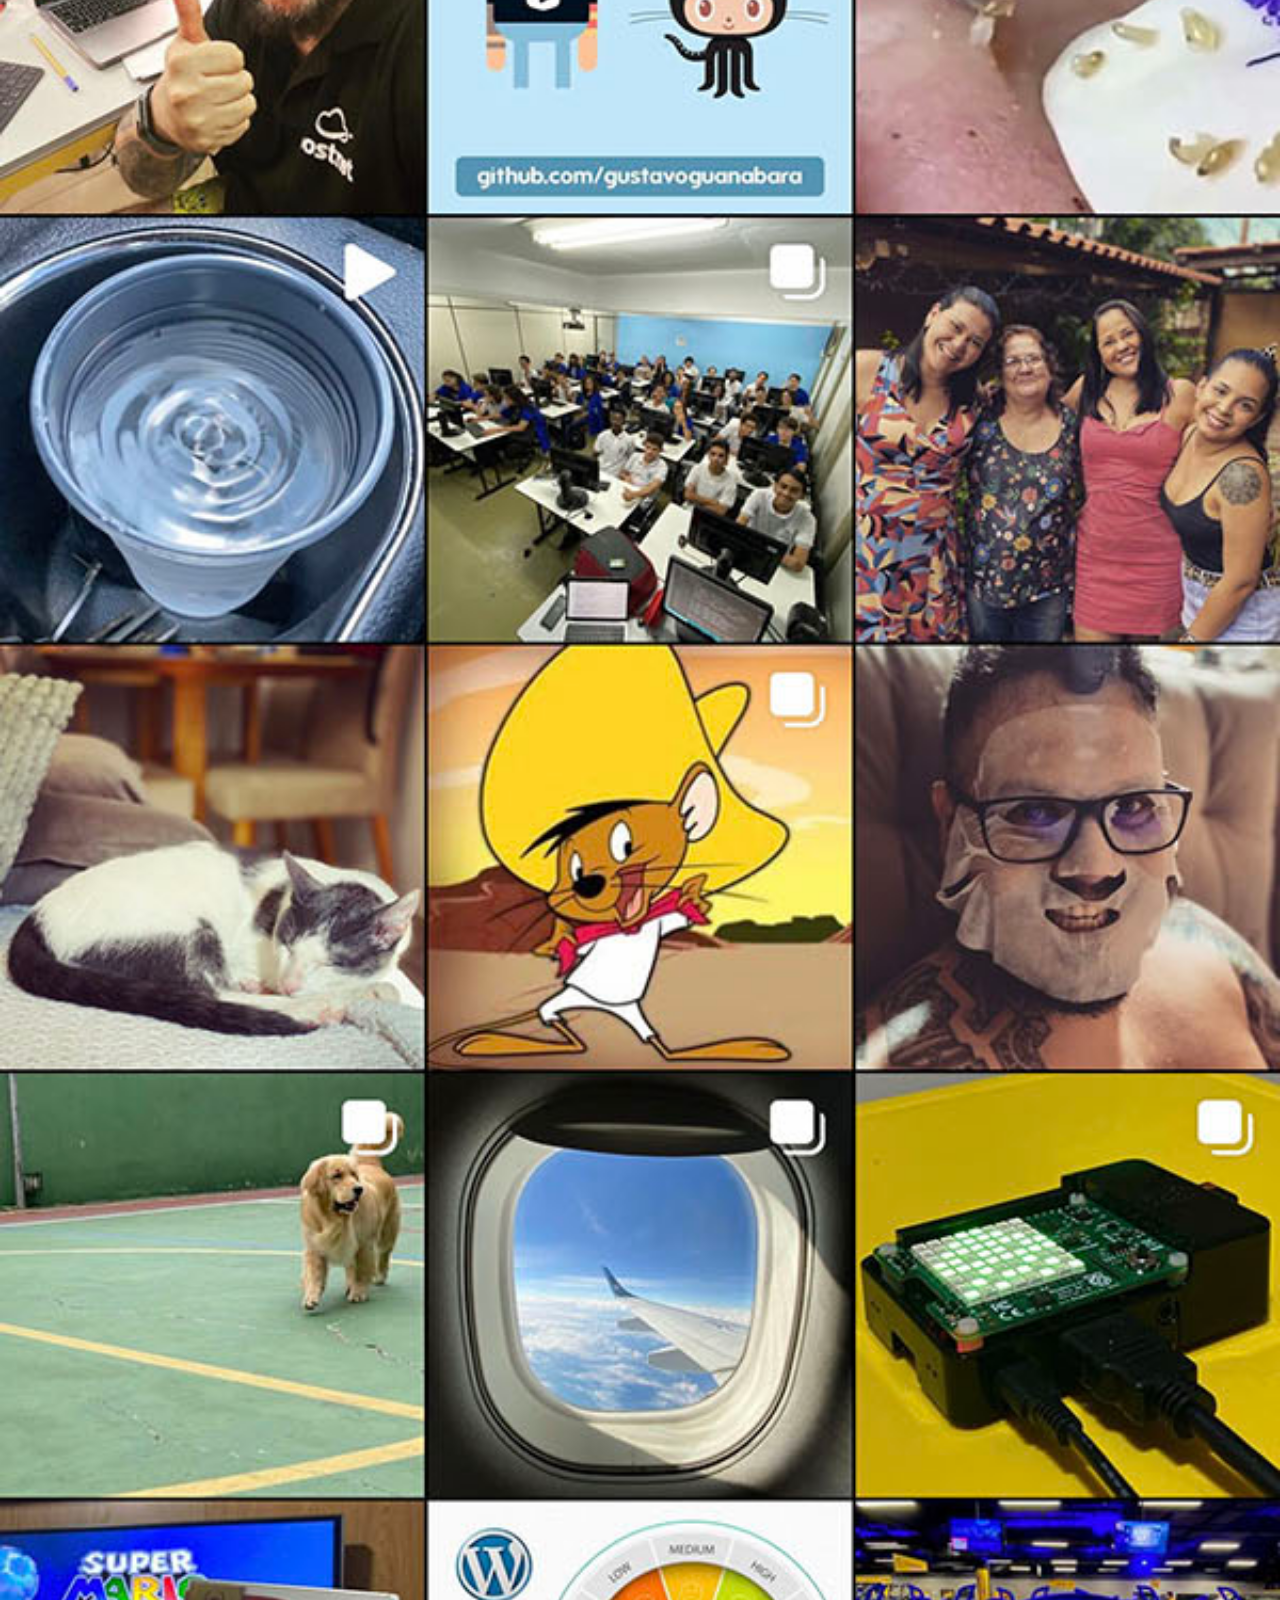
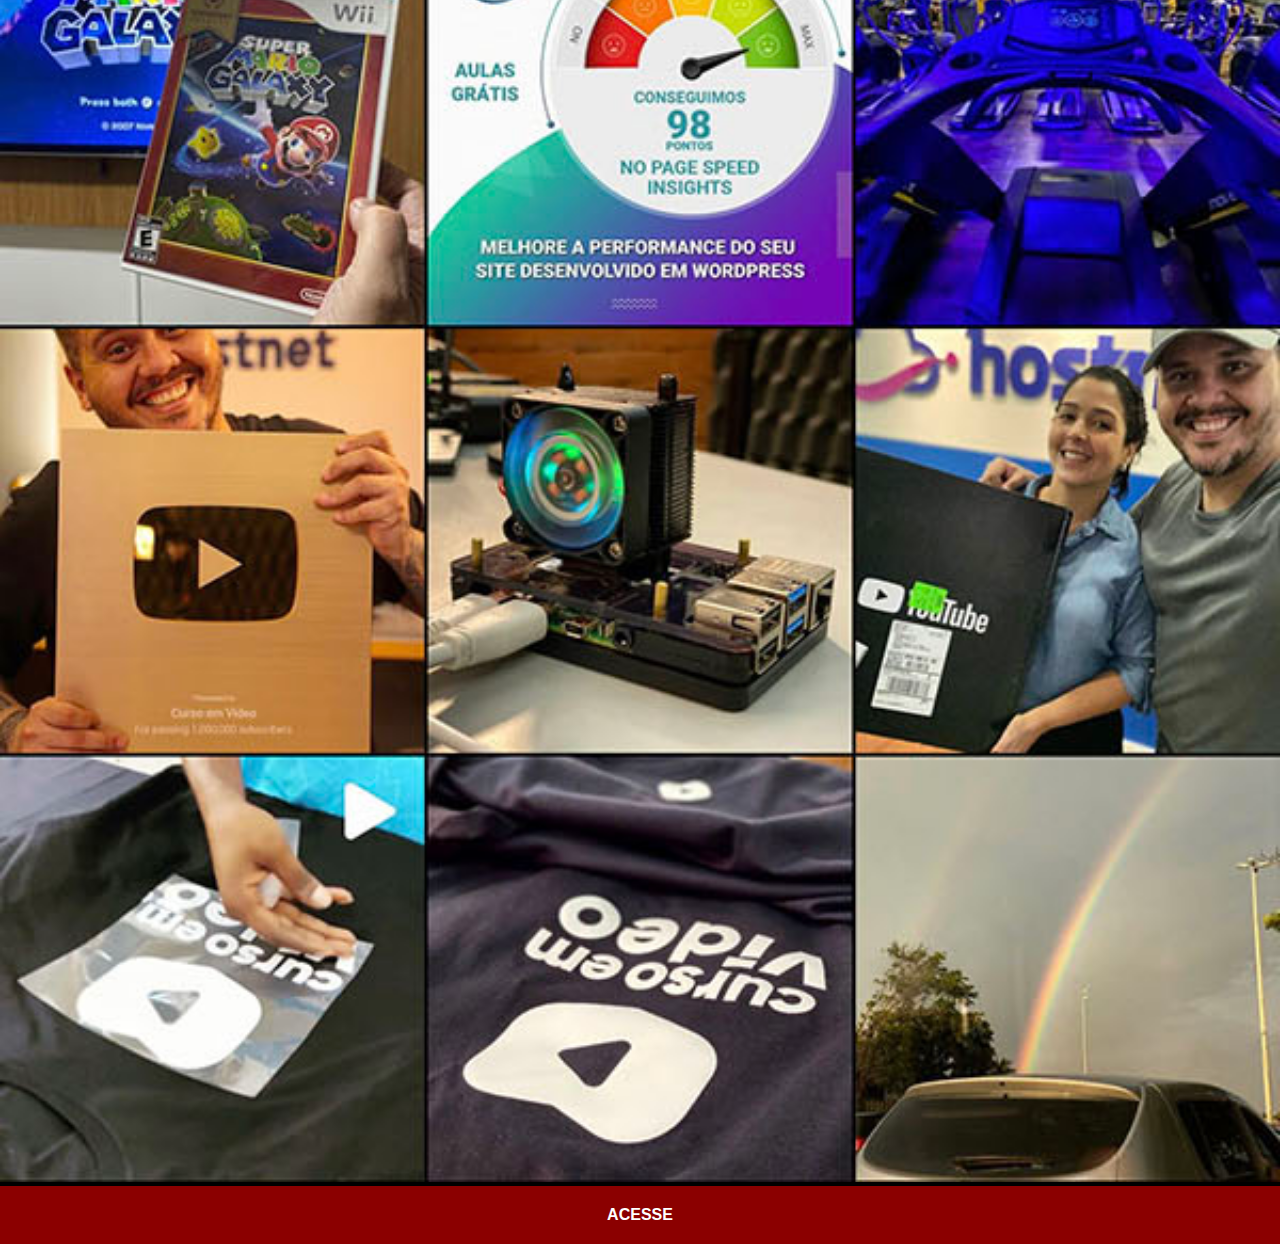
<file: instagram.html>
<!DOCTYPE html>
<html lang="pt-br">
<head>
    <meta charset="UTF-8">
    <meta http-equiv="X-UA-Compatible" content="IE=edge">
    <meta name="viewport" content="width=device-width, initial-scale=1.0">
    <title>Instagram</title>
</head>
 <link rel="stylesheet" href="estilos/socials.css">
<body>
  <img src="imagens/tela-instagram.jpg" alt="Instagram">
  <a href="https://instagram.com">ACESSE</a>  
</body>
</html>
</file>
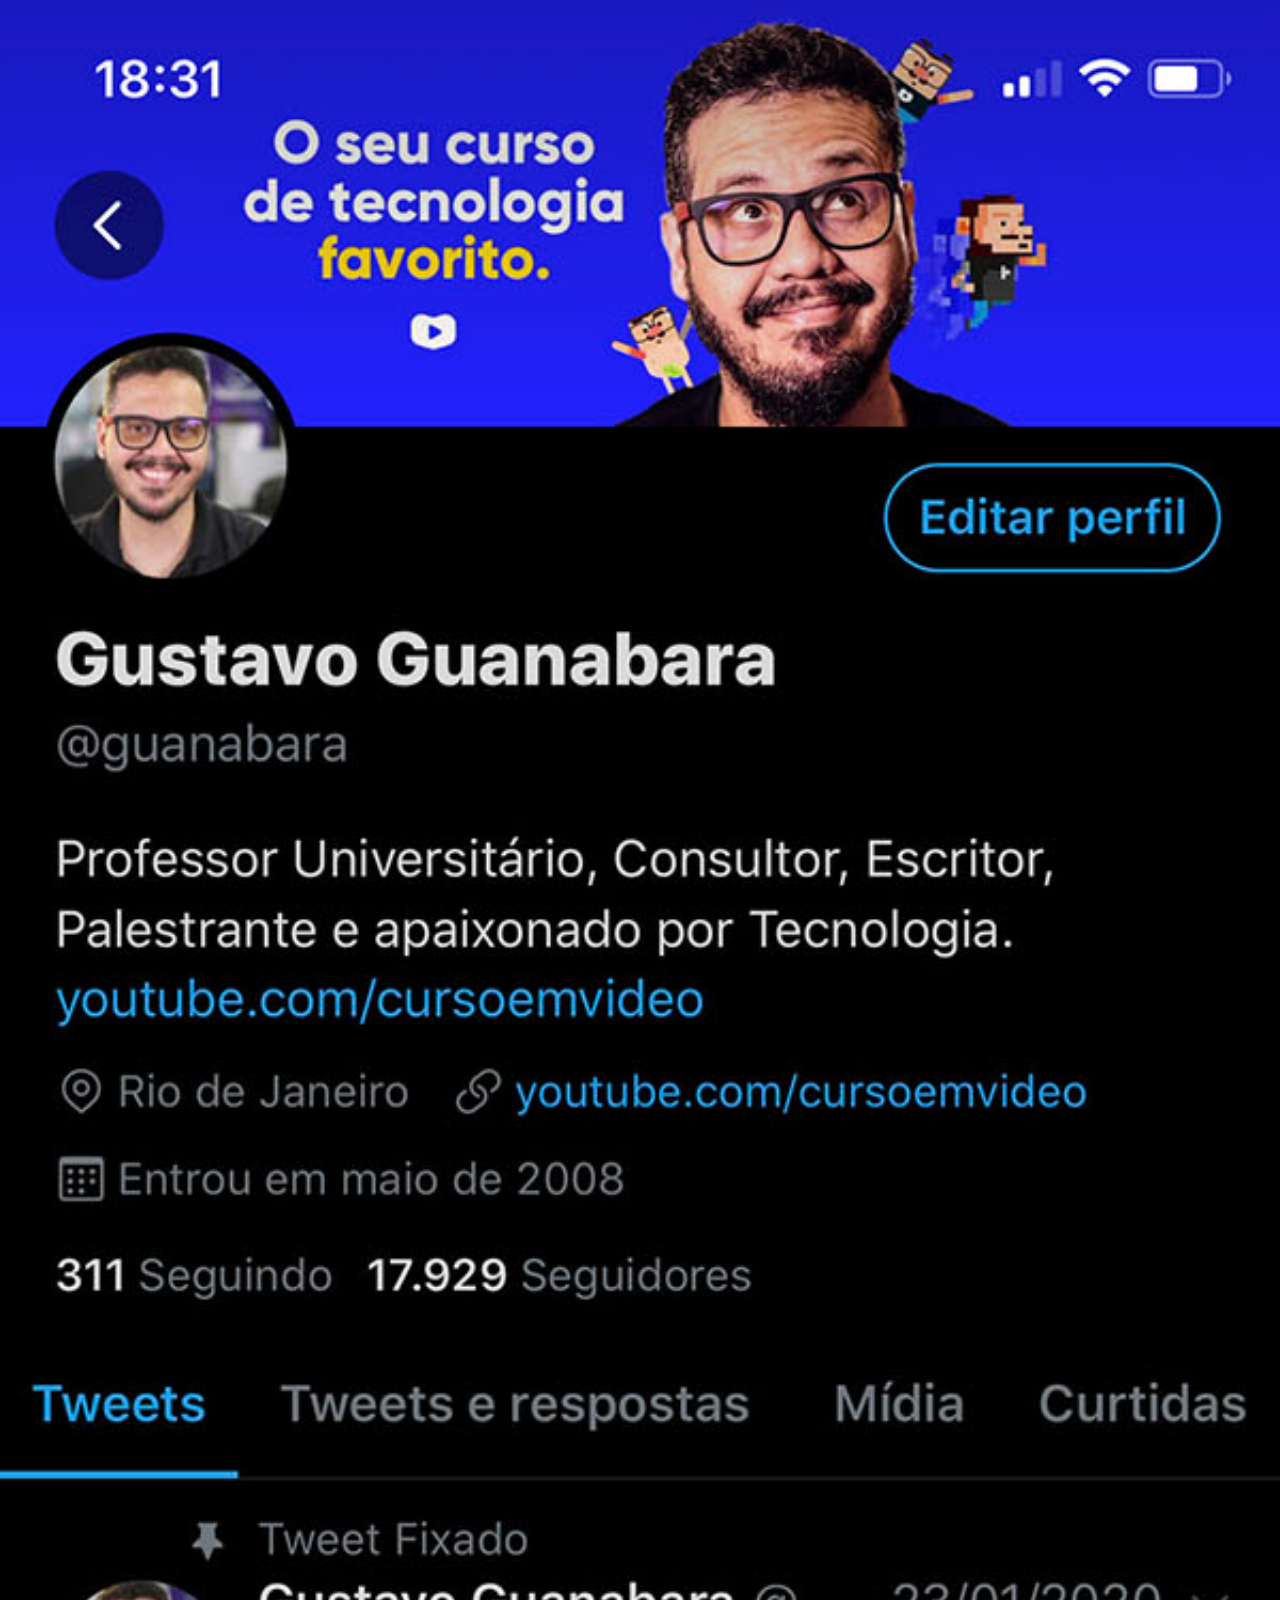
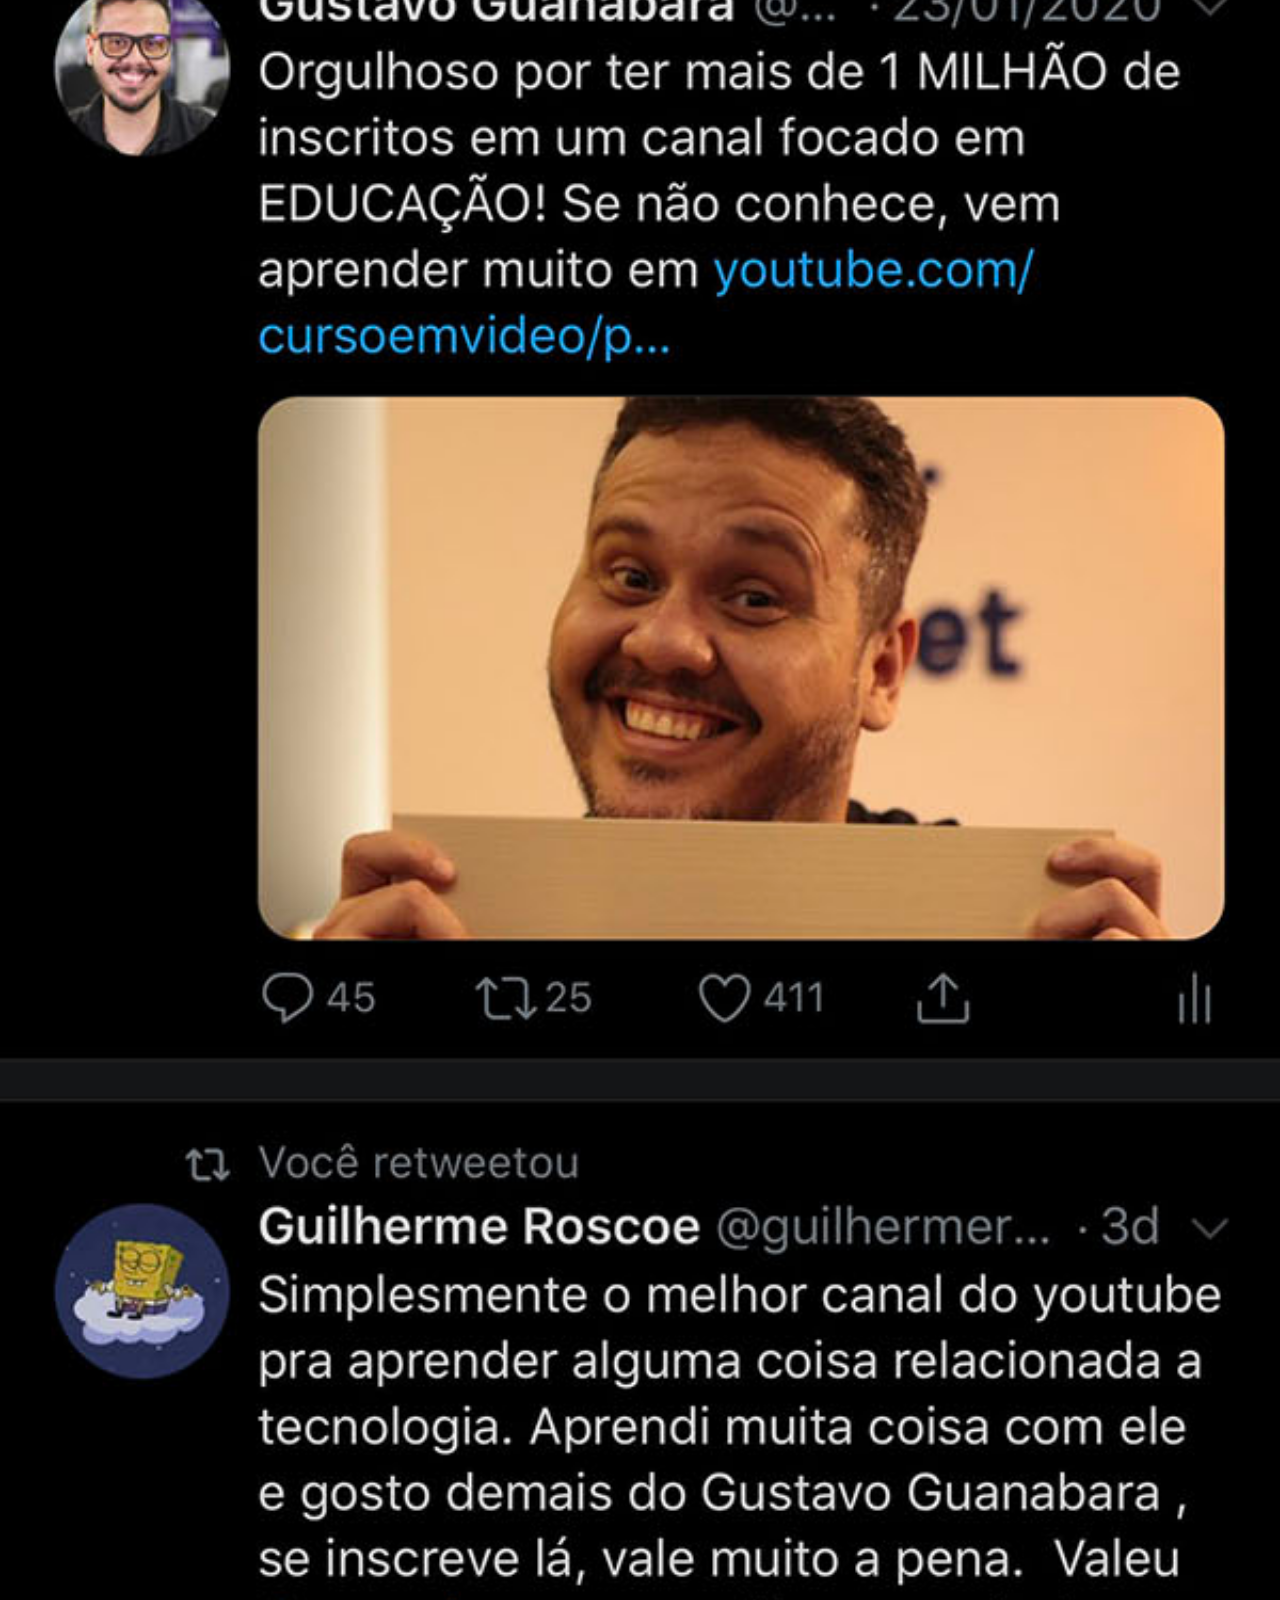
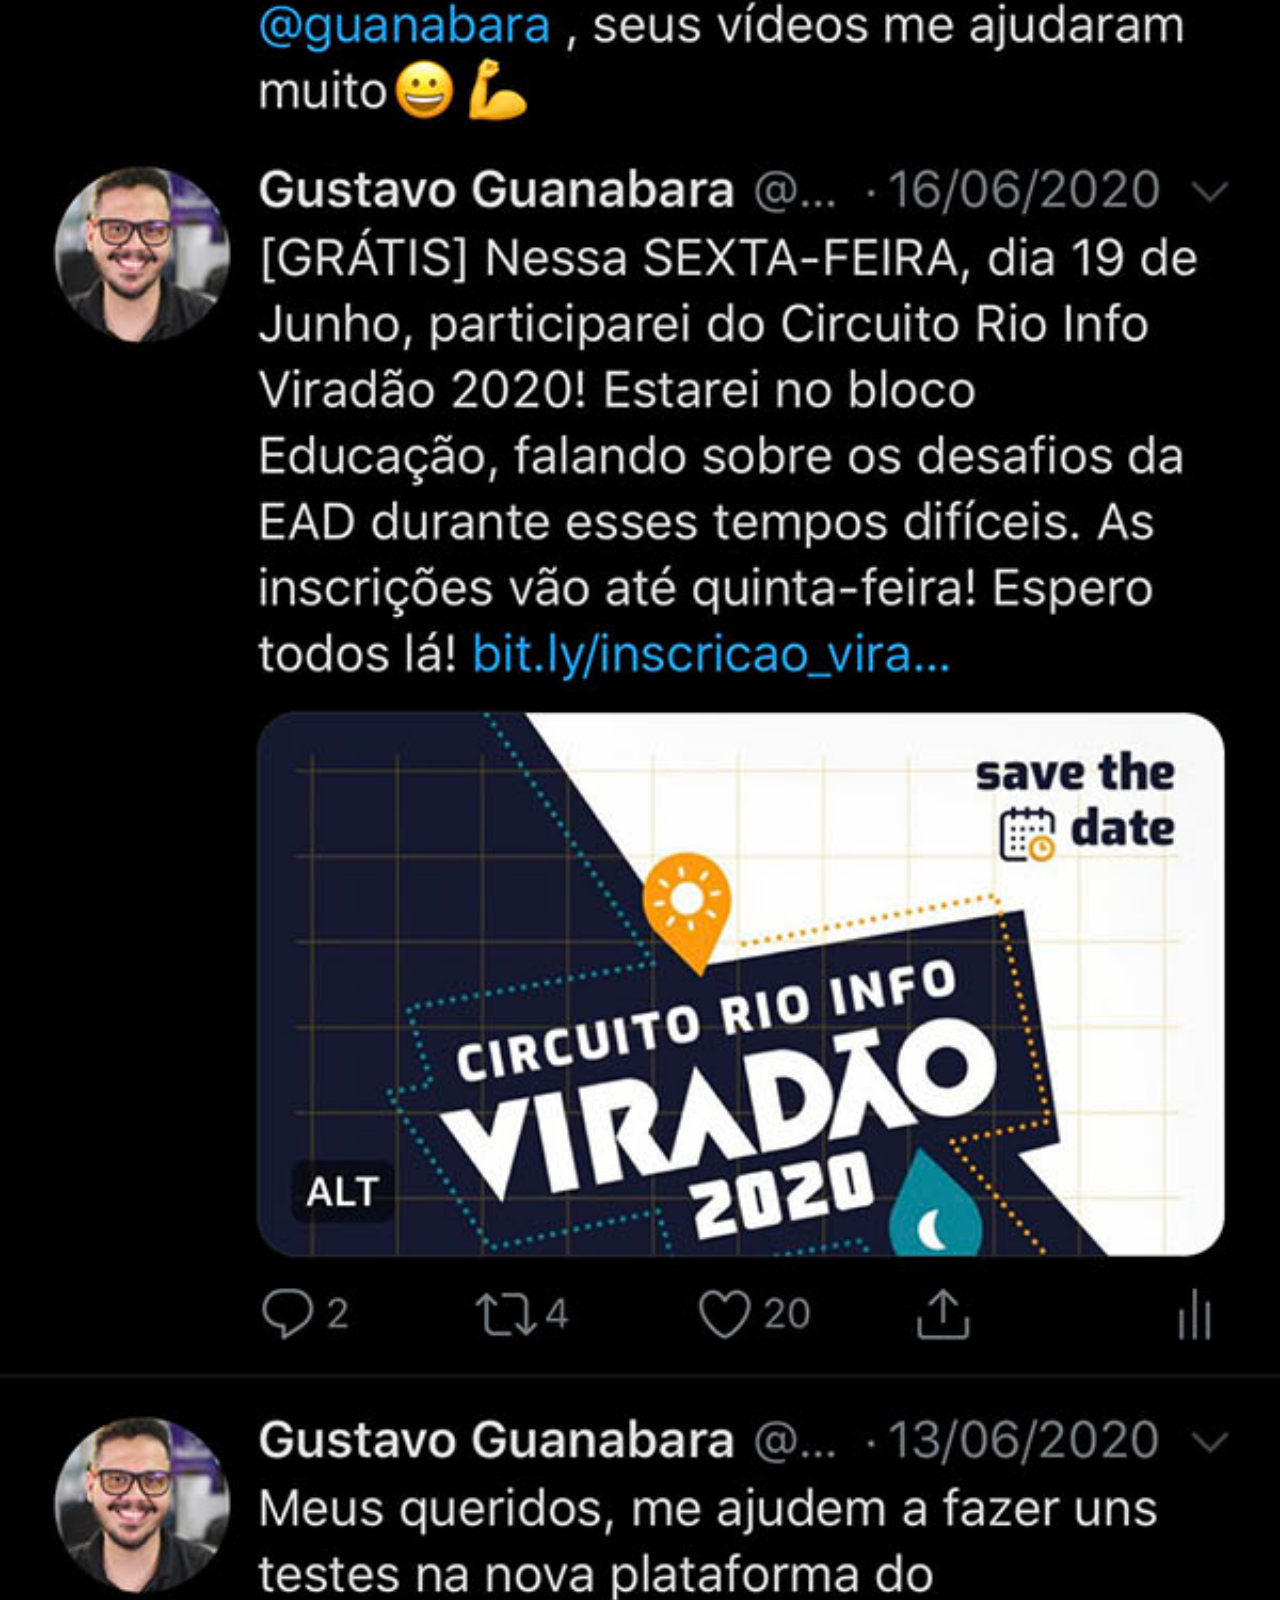
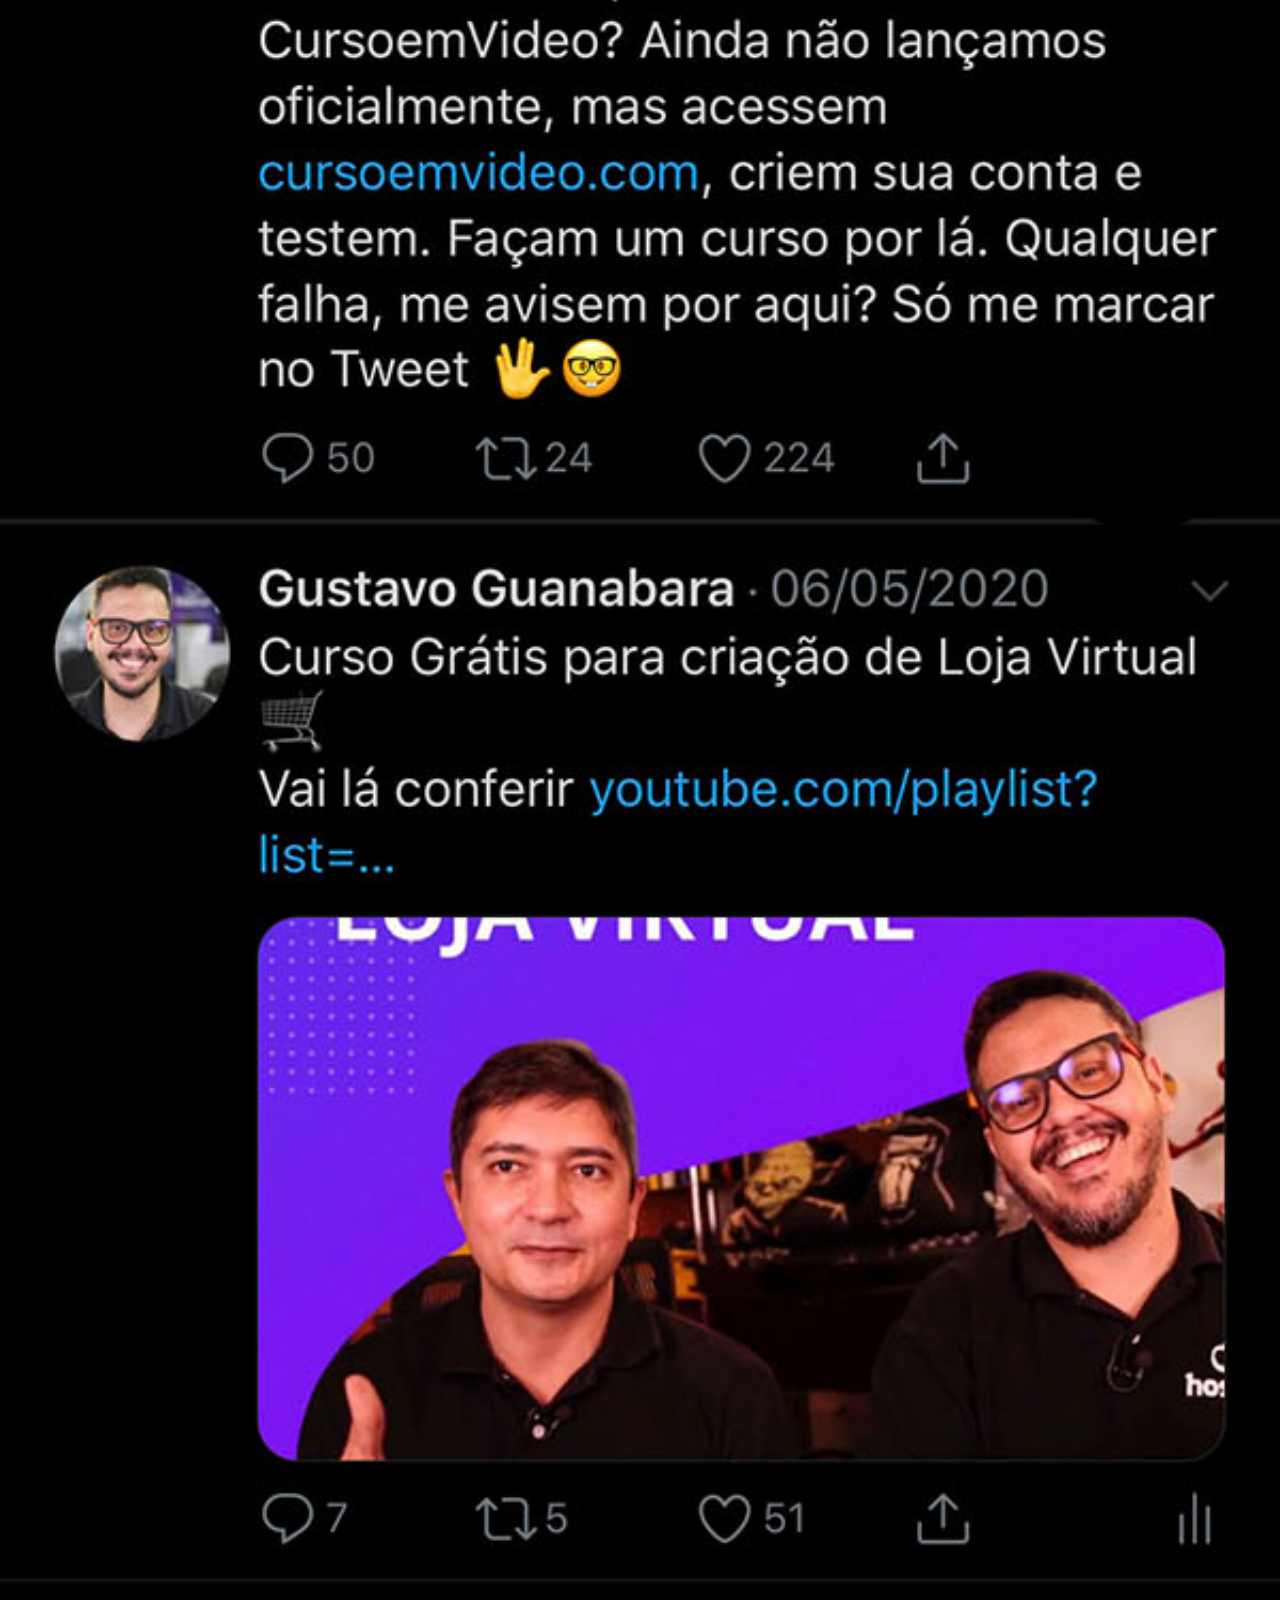
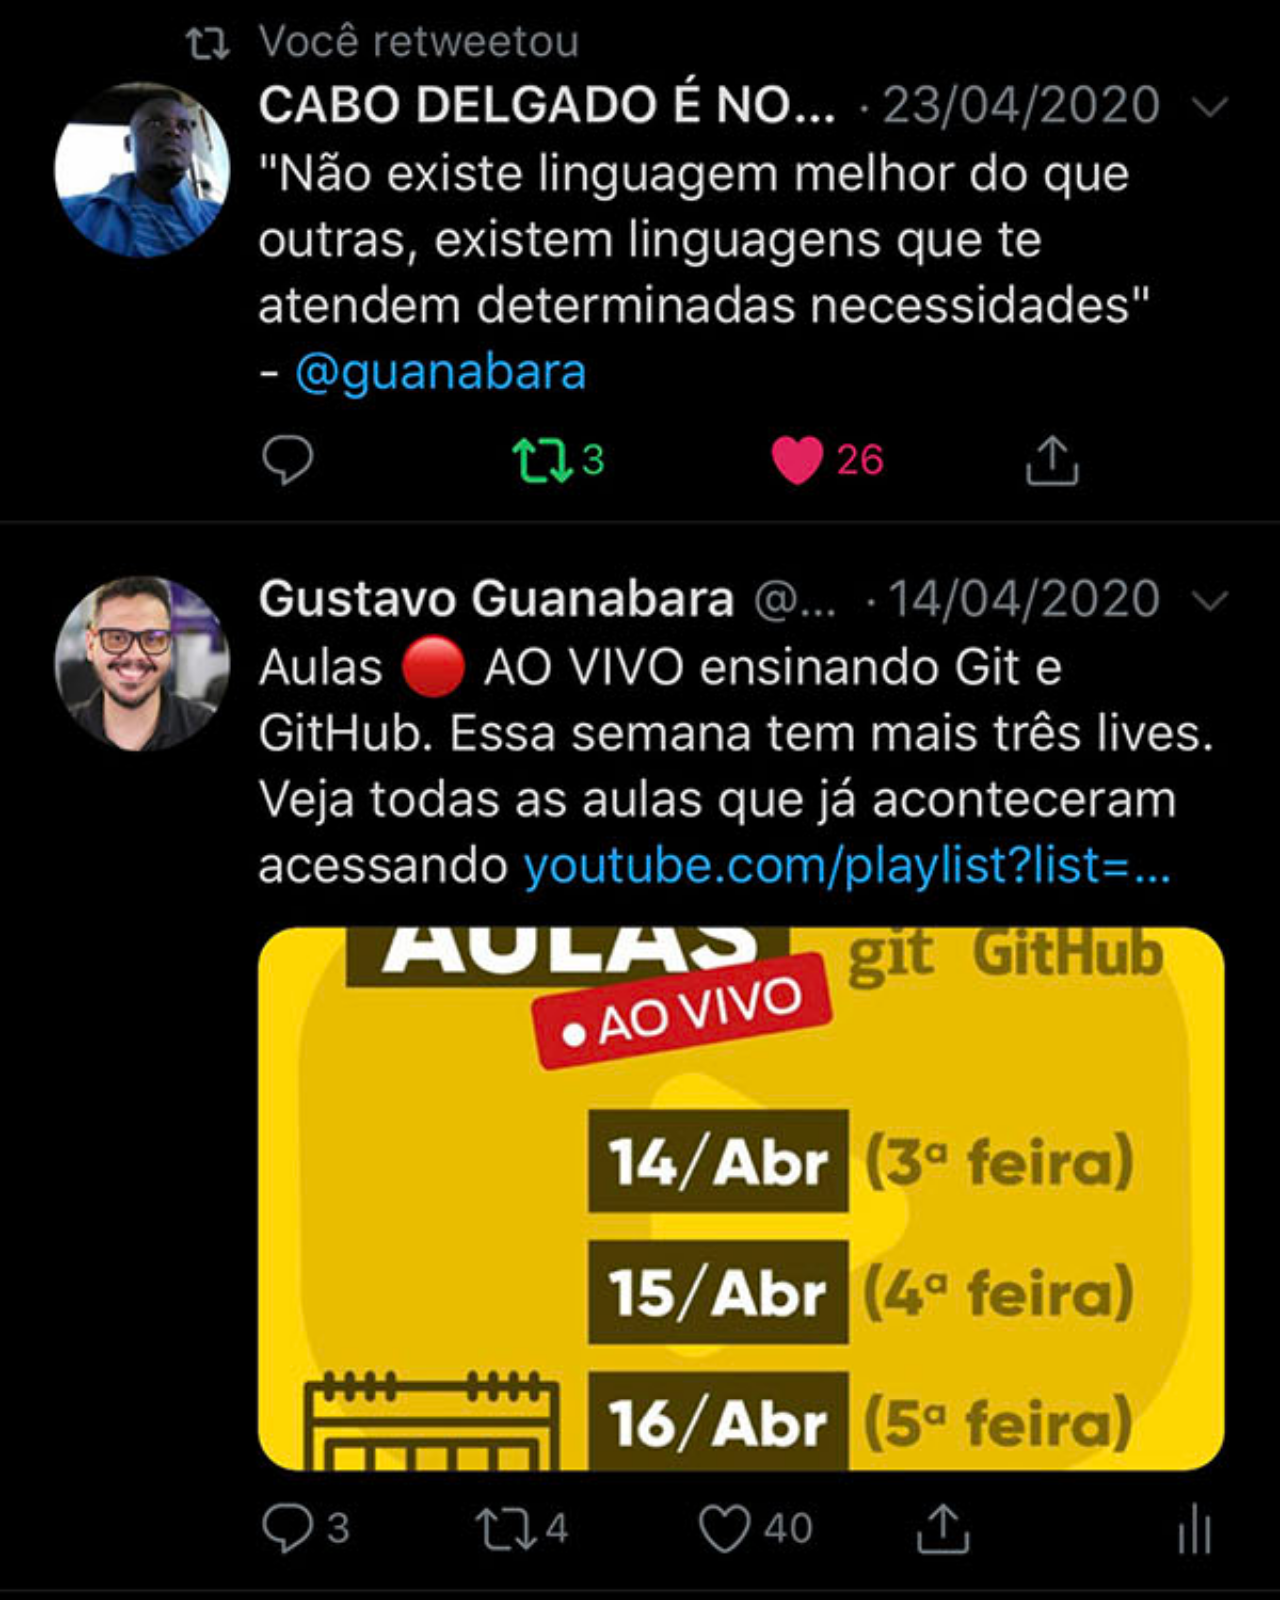
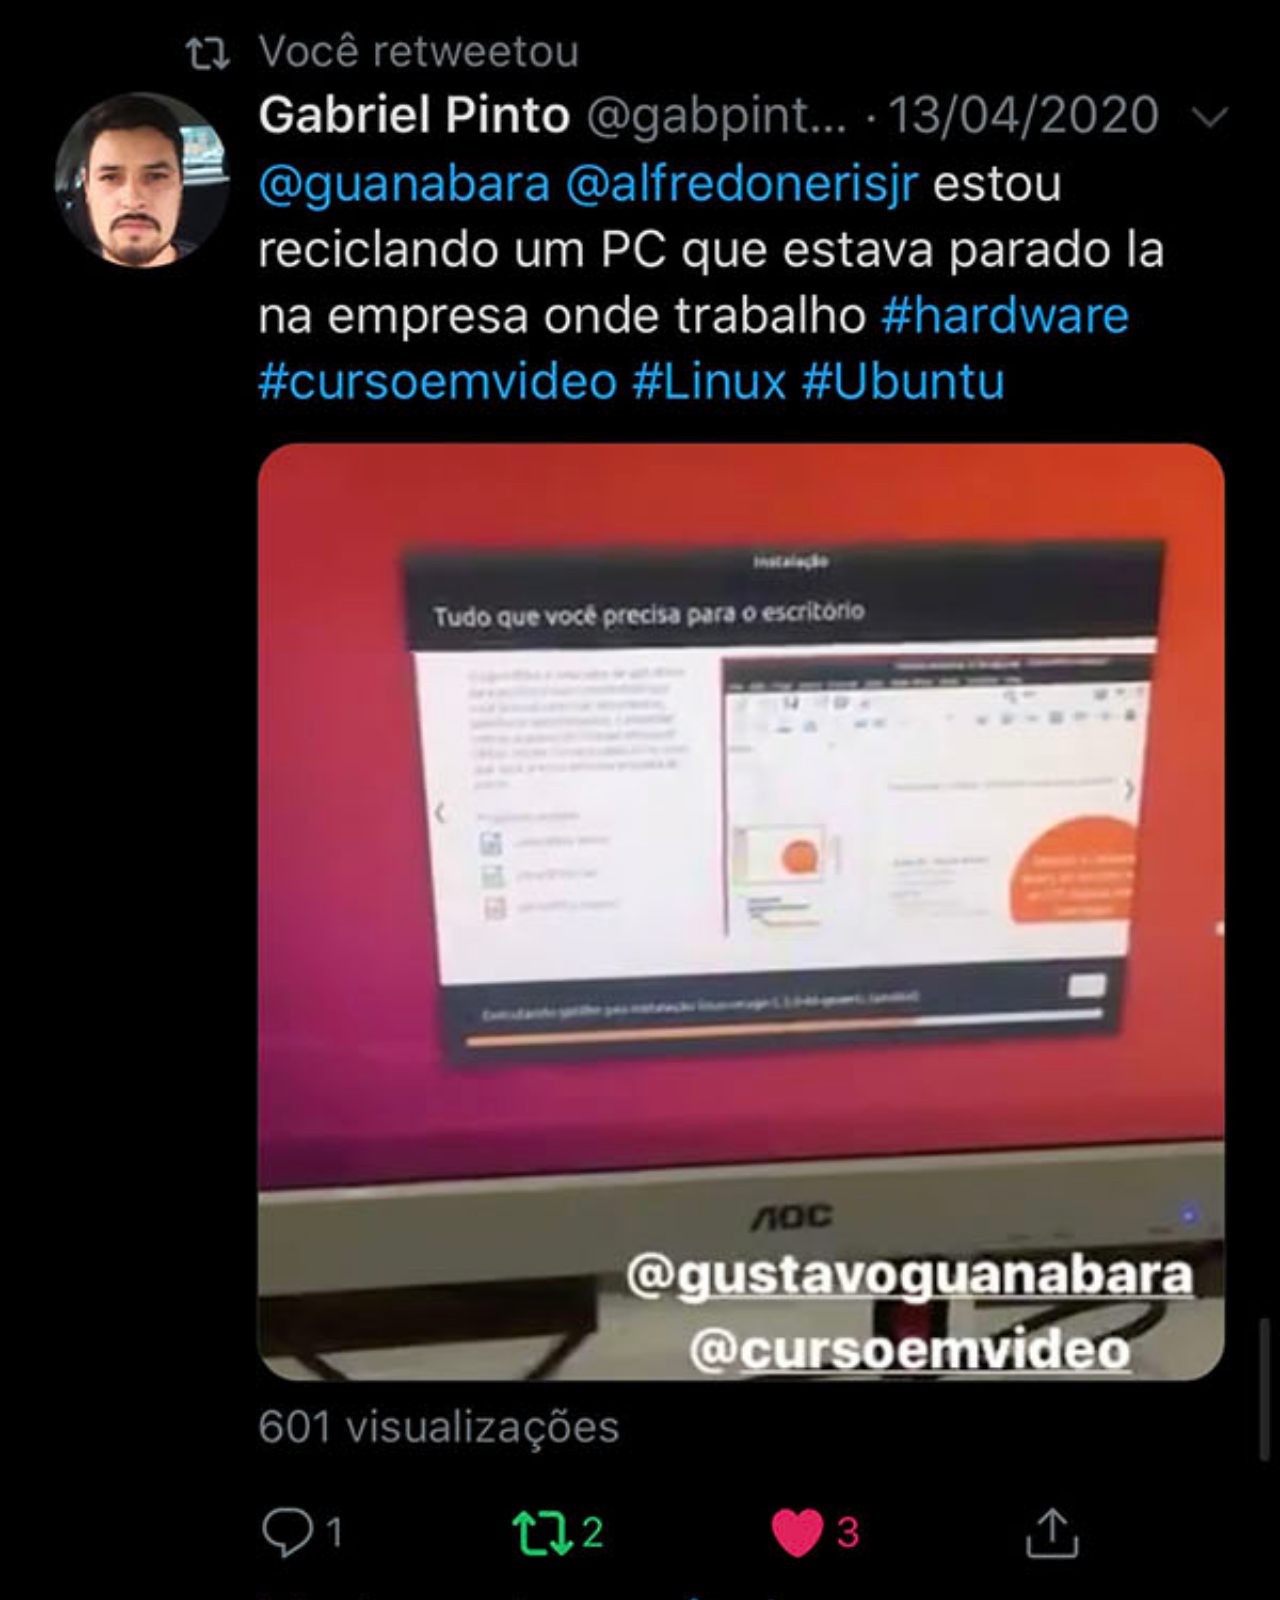
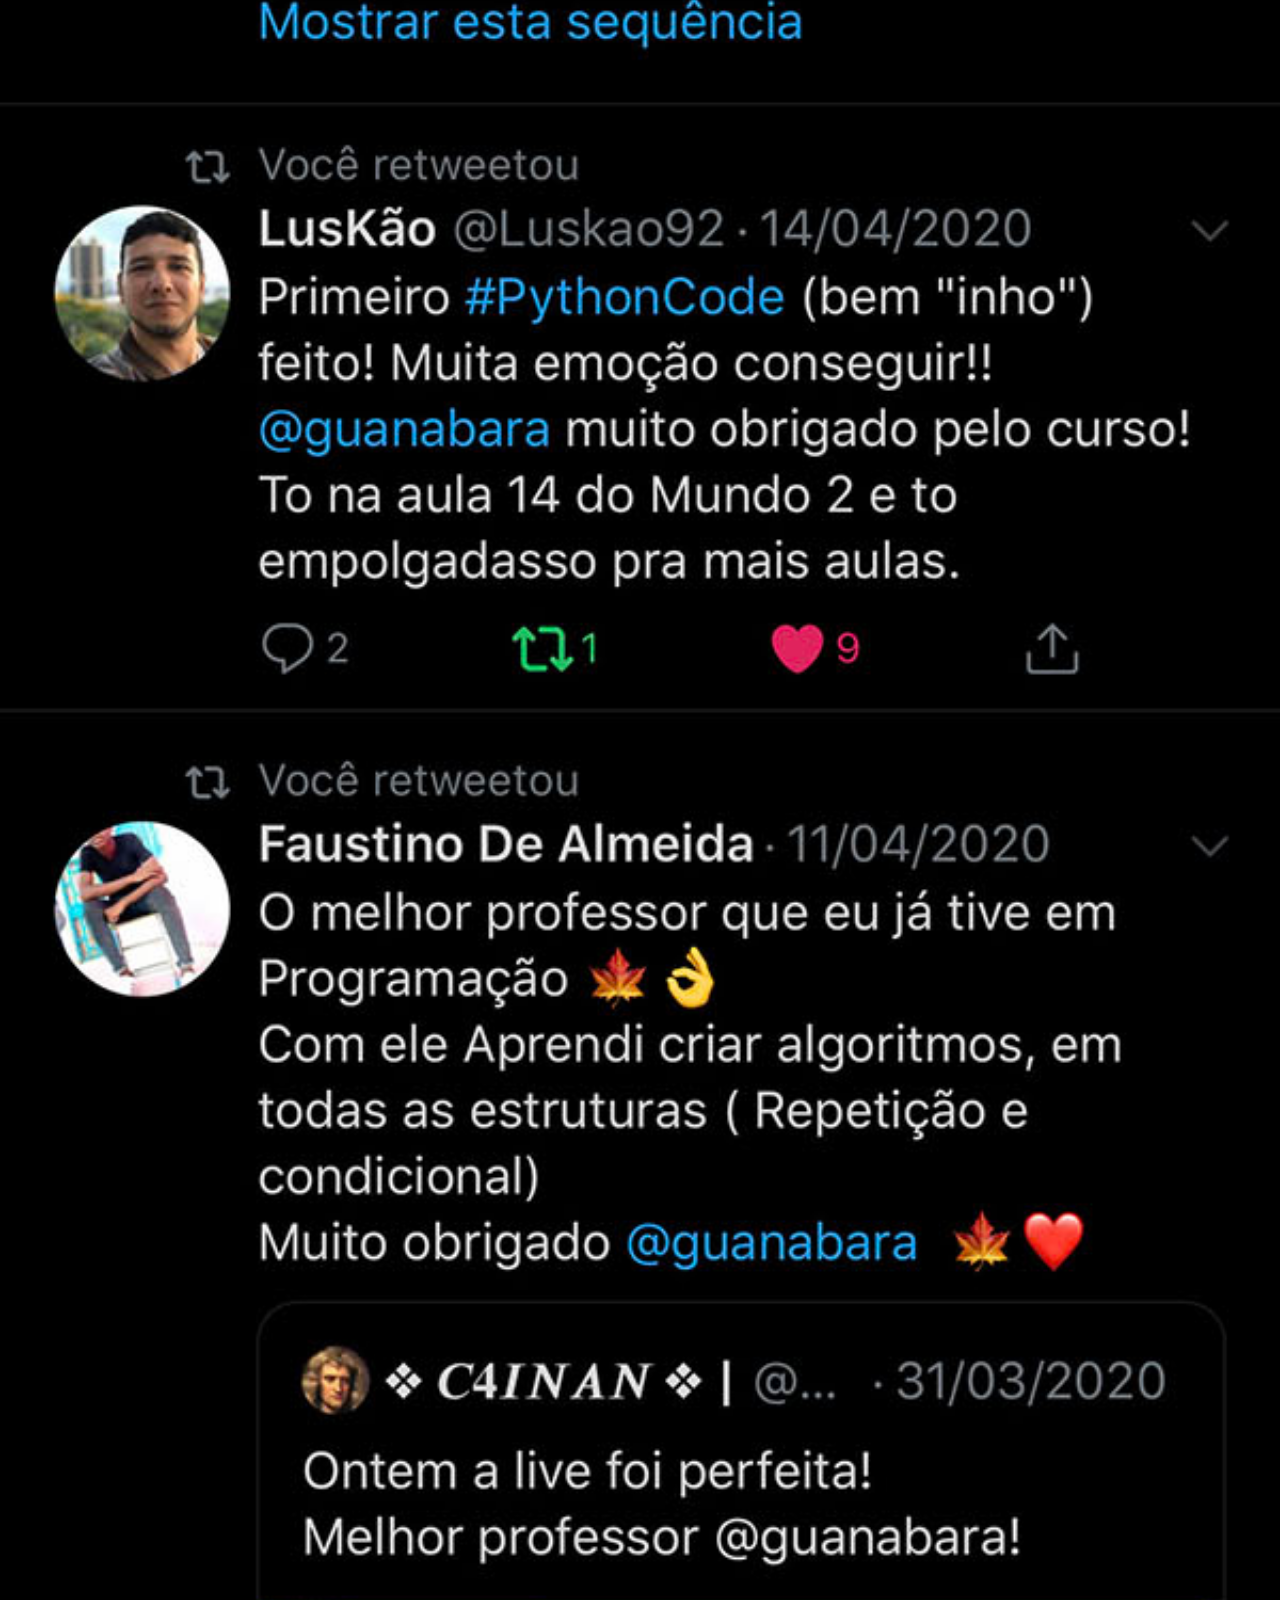
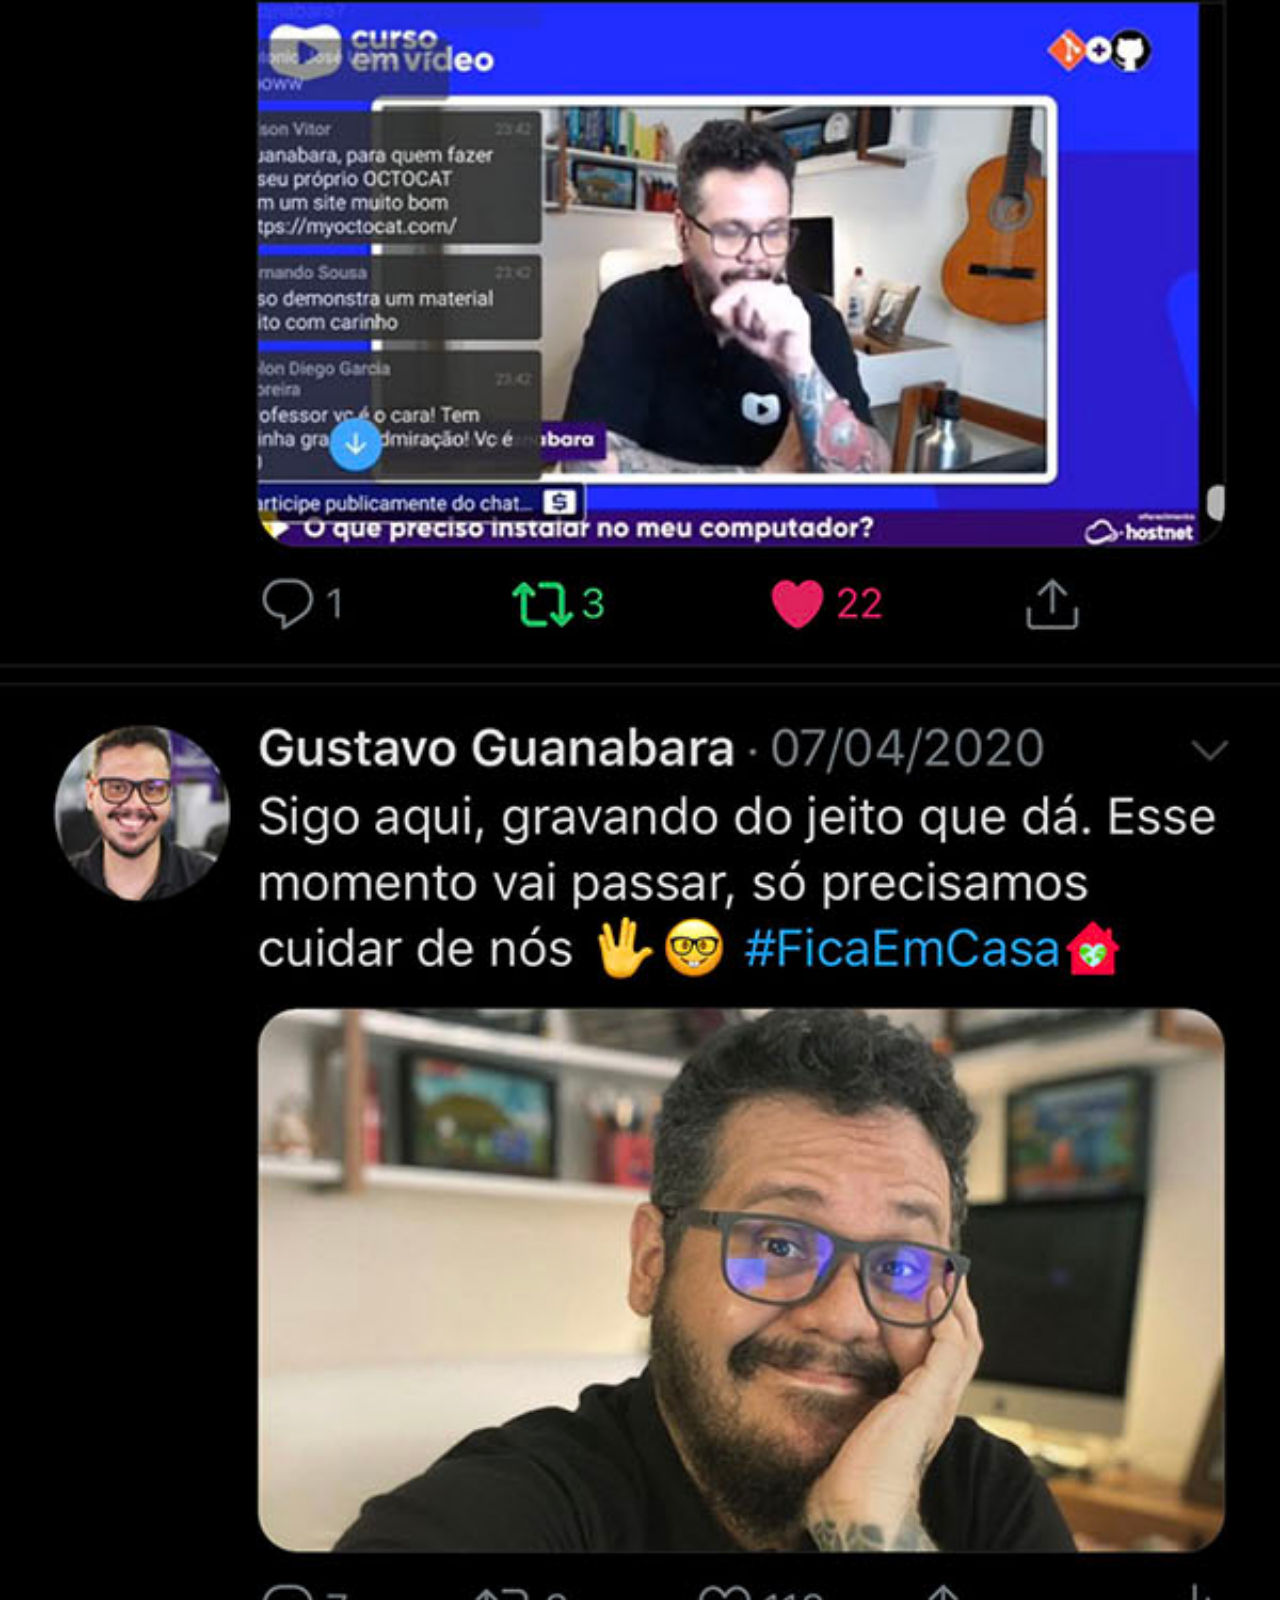
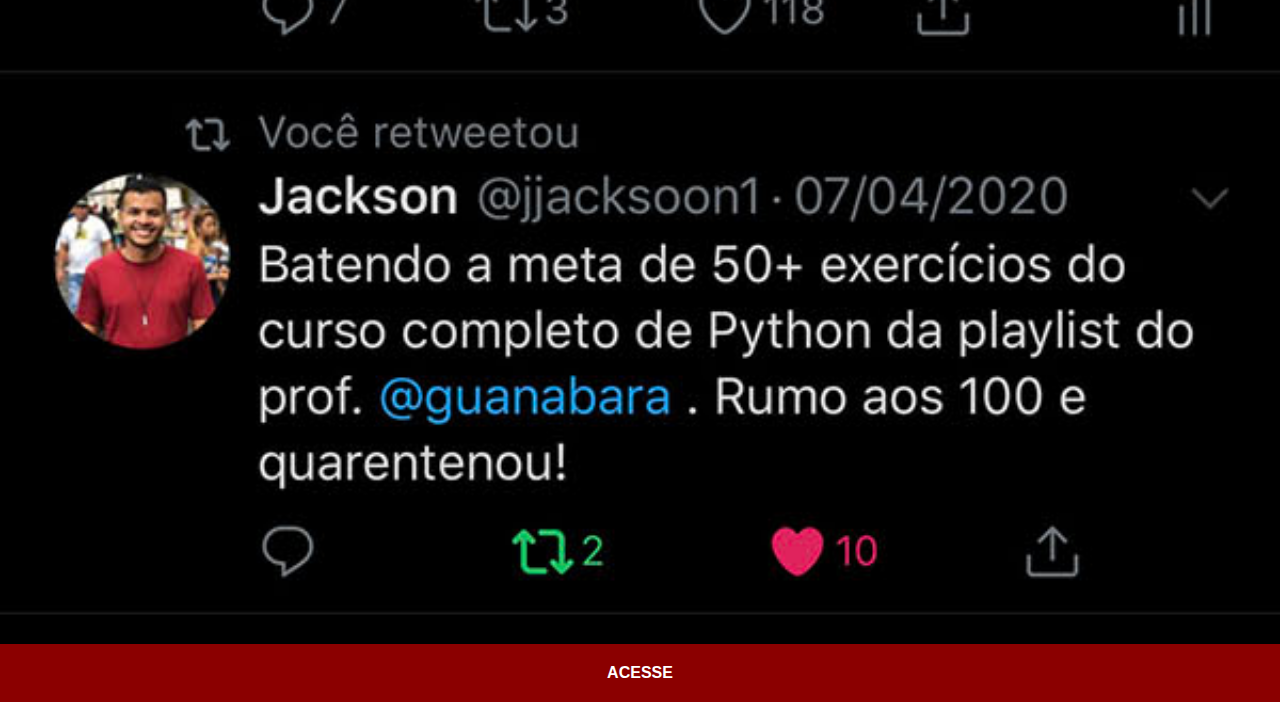
<file: twitter.html>
<!DOCTYPE html>
<html lang="pt-br">
<head>
    <meta charset="UTF-8">
    <meta http-equiv="X-UA-Compatible" content="IE=edge">
    <meta name="viewport" content="width=device-width, initial-scale=1.0">
    <title>Twitter</title>
    <link rel="stylesheet" href="estilos/socials.css">
</head>
<body>
    <img src="imagens/tela-twitter.jpg" alt="Twitter">
    <a href="https://twitter.com">ACESSE</a>
</body>
</html>
</file>
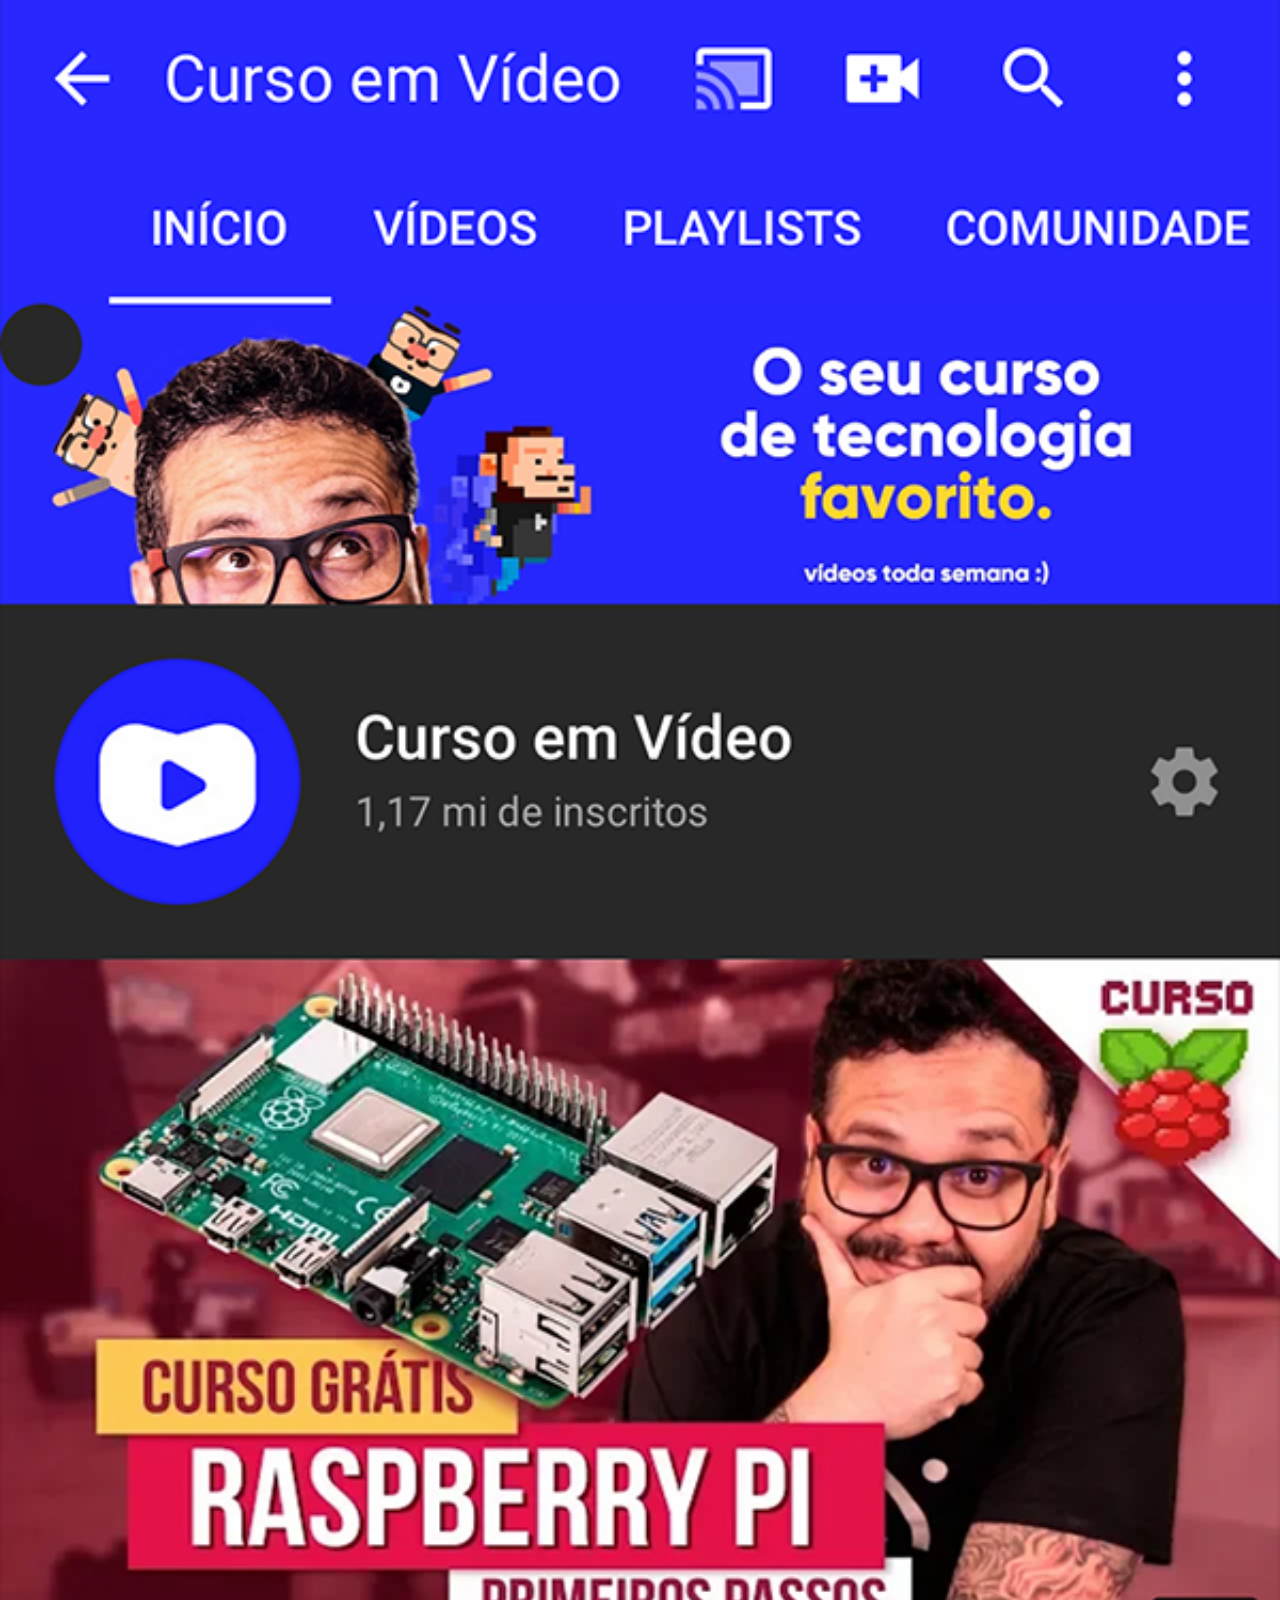
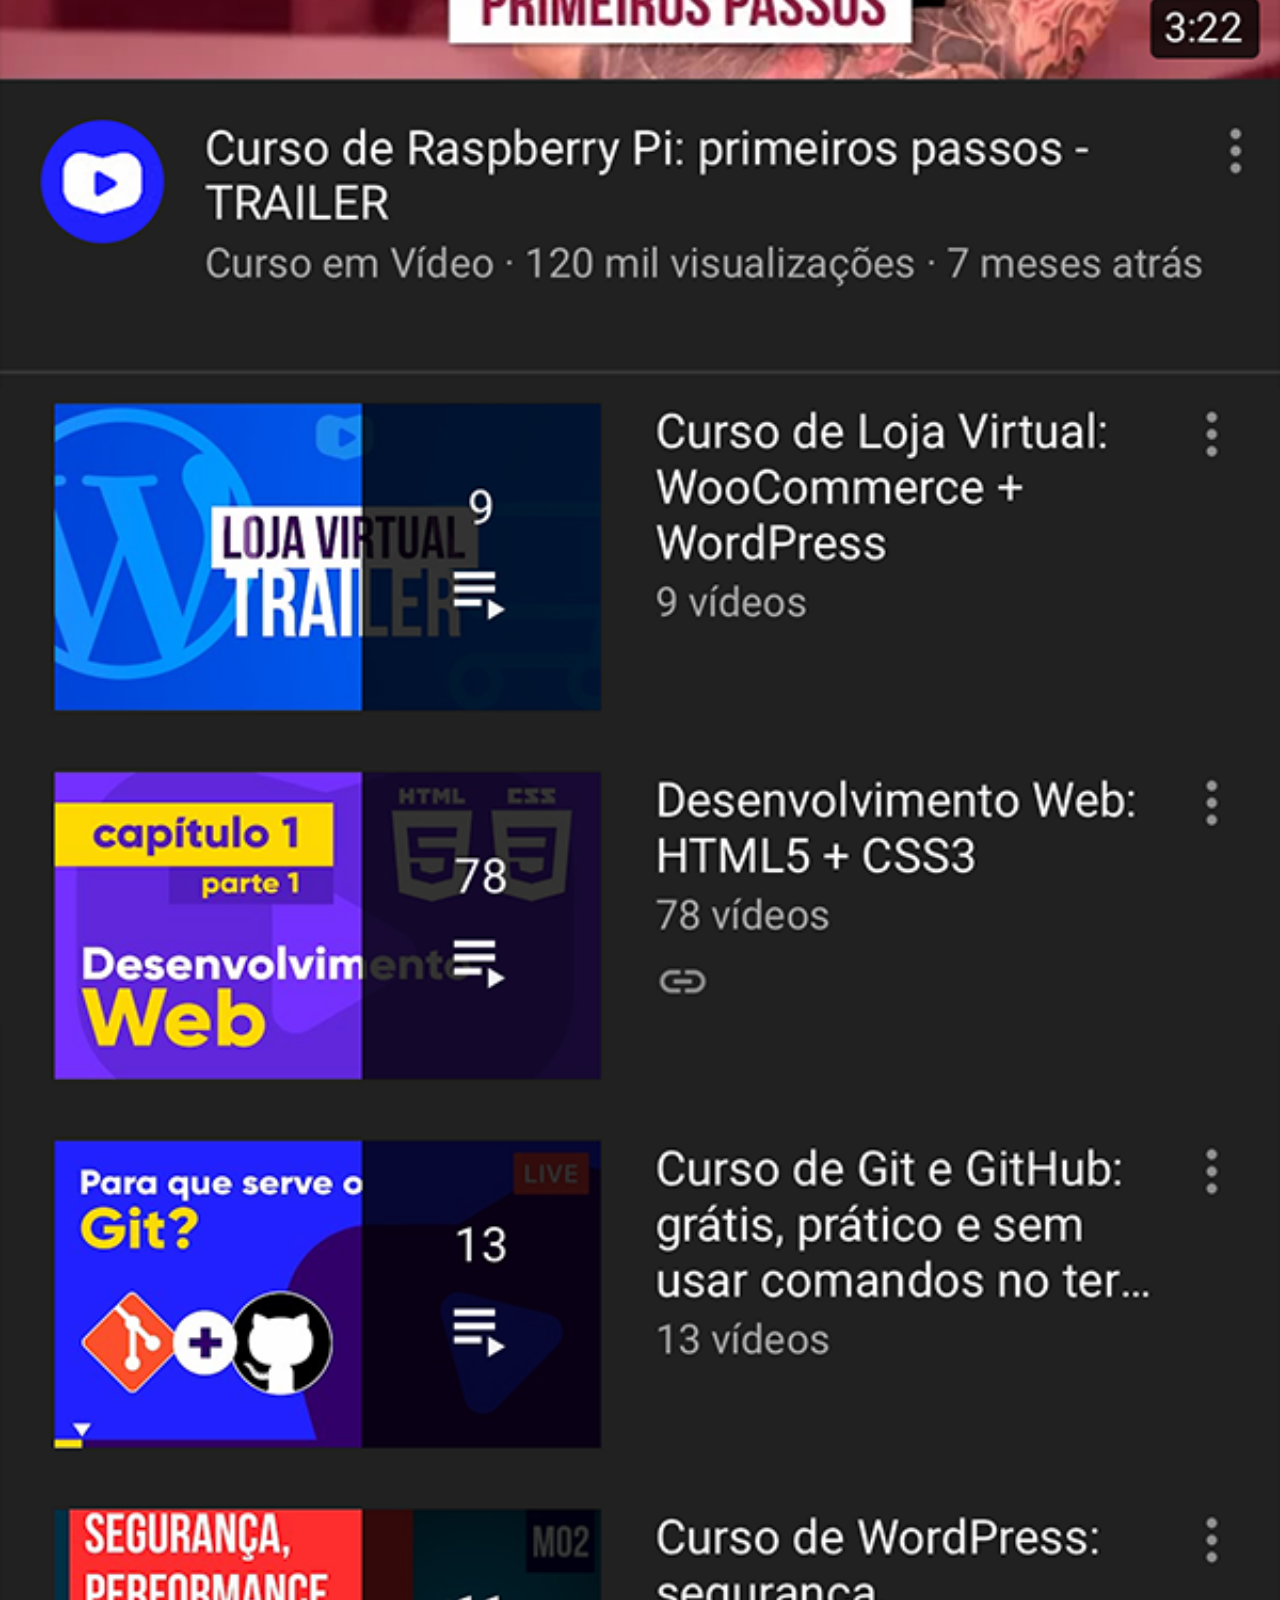
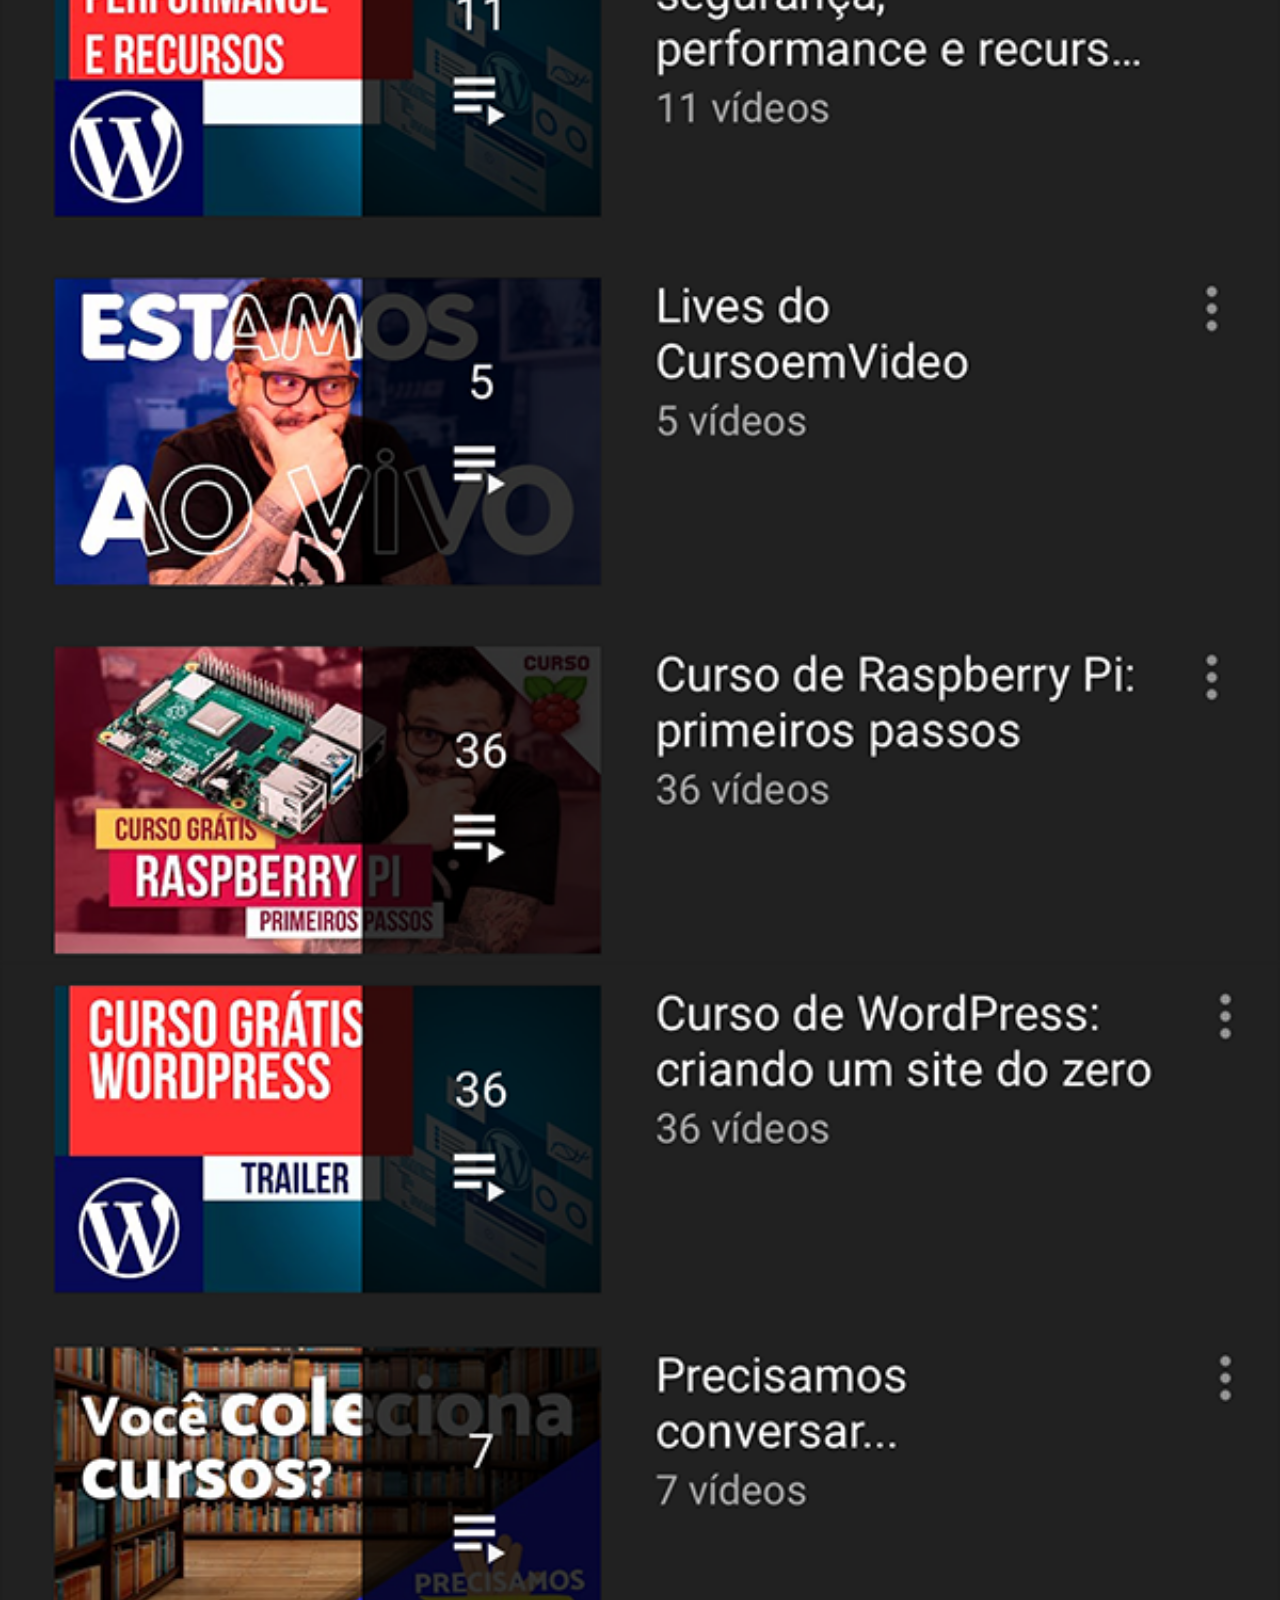
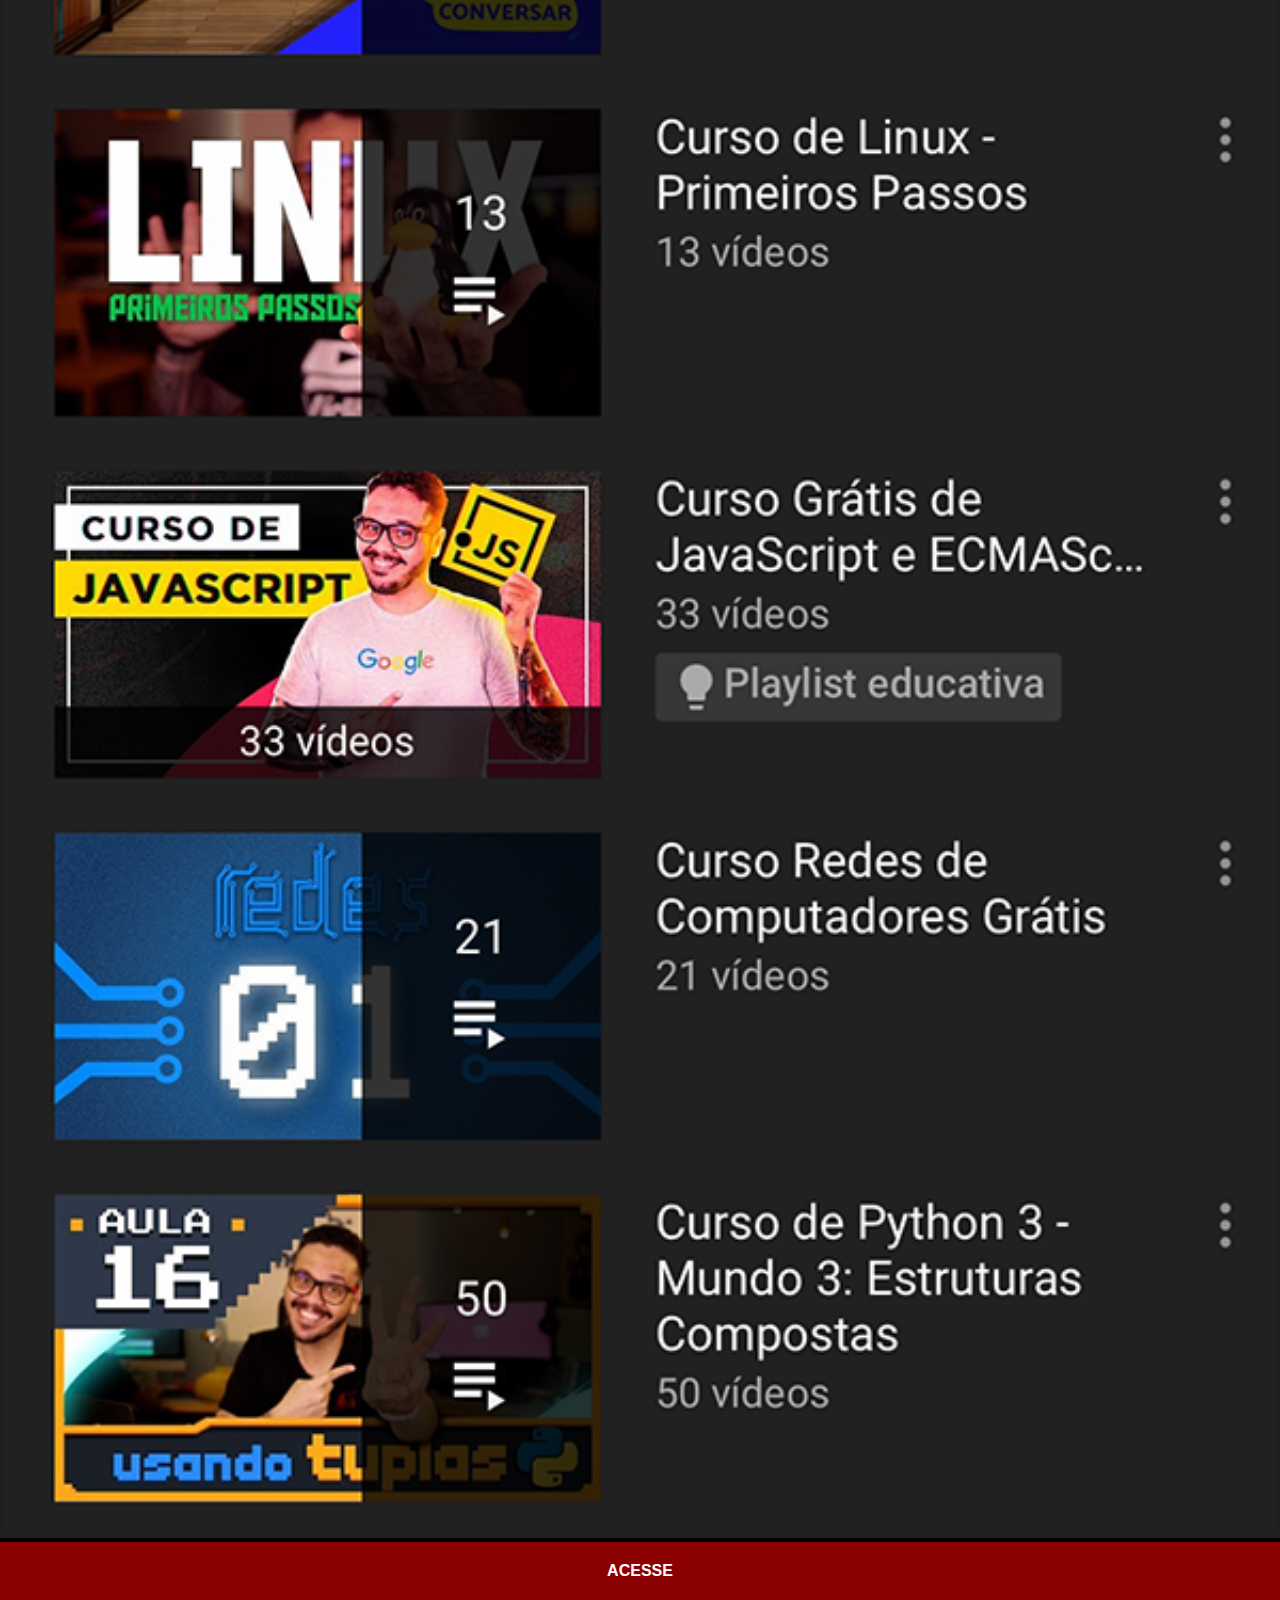
<file: youtube.html>
<!DOCTYPE html>
<html lang="pt-br">
<head>
    <meta charset="UTF-8">
    <meta http-equiv="X-UA-Compatible" content="IE=edge">
    <meta name="viewport" content="width=device-width, initial-scale=1.0">
    <title>Youtube</title>
    <link rel="stylesheet" href="estilos/socials.css">
</head>
<body>
    <img src="imagens/tela-youtube.png" alt="youtube">
    <a href="https://www.youtube.com" target="_blank">ACESSE</a>
</body>
</html>
</file>
<file: estilos/style.css>
@charset "UTF-8";

*{
    margin: 0px;
    padding: 0px;
    font-family: Arial, Helvetica, sans-serif;
}

html, body{
    height: 100vh;
    width: 100vw;
    background-color: black;
}

body{
    background: url(../imagens/fundo-madeira.jpg) no-repeat top center;
    background-size: cover;
    background-attachment: fixed;
}

main{
    position: relative;
    height: 100vh;
    
}

section#telefone{
    position: absolute;
    top: 50%;
    left: 50%;
    transform: translate(-50%, -50%);

    height: 627px;
    width: 311px;
    background: url(../imagens/frame-iphone.png) no-repeat;
}

iframe#tela{
    position: relative;
    top: 80px;
    left: 22px;
    width: 266px;
    height: 471px;
}

section#redes-sociais{
    text-align: right;
}

section#redes-sociais img{
    width: 50px;
    margin: 10px;
    border-radius: 50%;
    box-shadow: 2px 2px 5px rgba(0, 0, 0, 0.404);
    box-sizing: border-box;
}

section#redes-sociais img:hover {
    border: 2px solid rgba(255, 255, 255, 0.603);
    transform: translate(-3px, -3px);
    box-shadow: 5px 5px 10px rgba(0, 0, 0, 0.61);
    transition: transform .3s, border .4s;
}
</file>
<file: estilos/socials.css>
@charset "UTF-8";

*{
    margin: 0%;
    padding: 0%;
    font-family: Arial, Helvetica, sans-serif;
    background-color: black;
}

::-webkit-scrollbar{
    width: 0px;
    height: 0px;
}

img{
    width: 100vw;

}

a{
    display: block;
    background-color: darkred;
    color: white;
    padding: 20px;
    text-align: center;
    font-weight: bolder;
    text-decoration: none;

}

a:hover{
    background-color: red;
}
</file>
